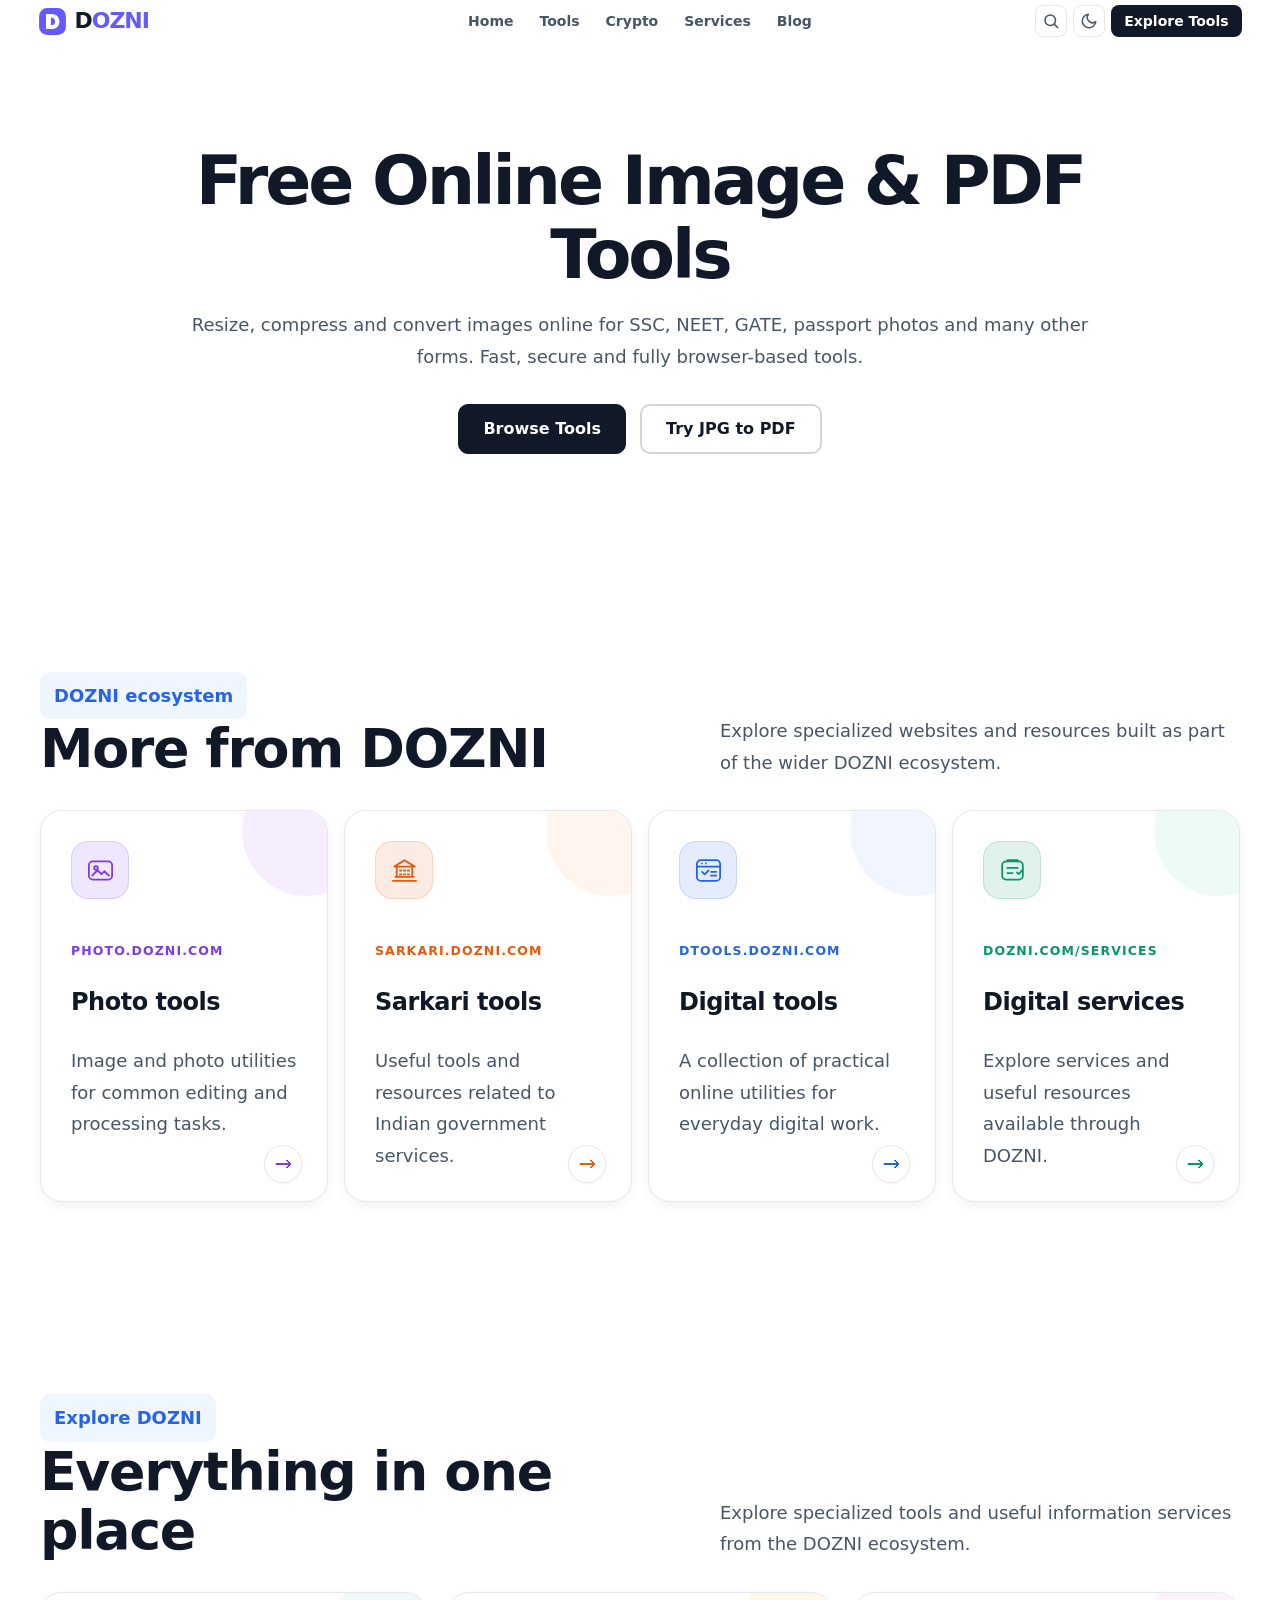
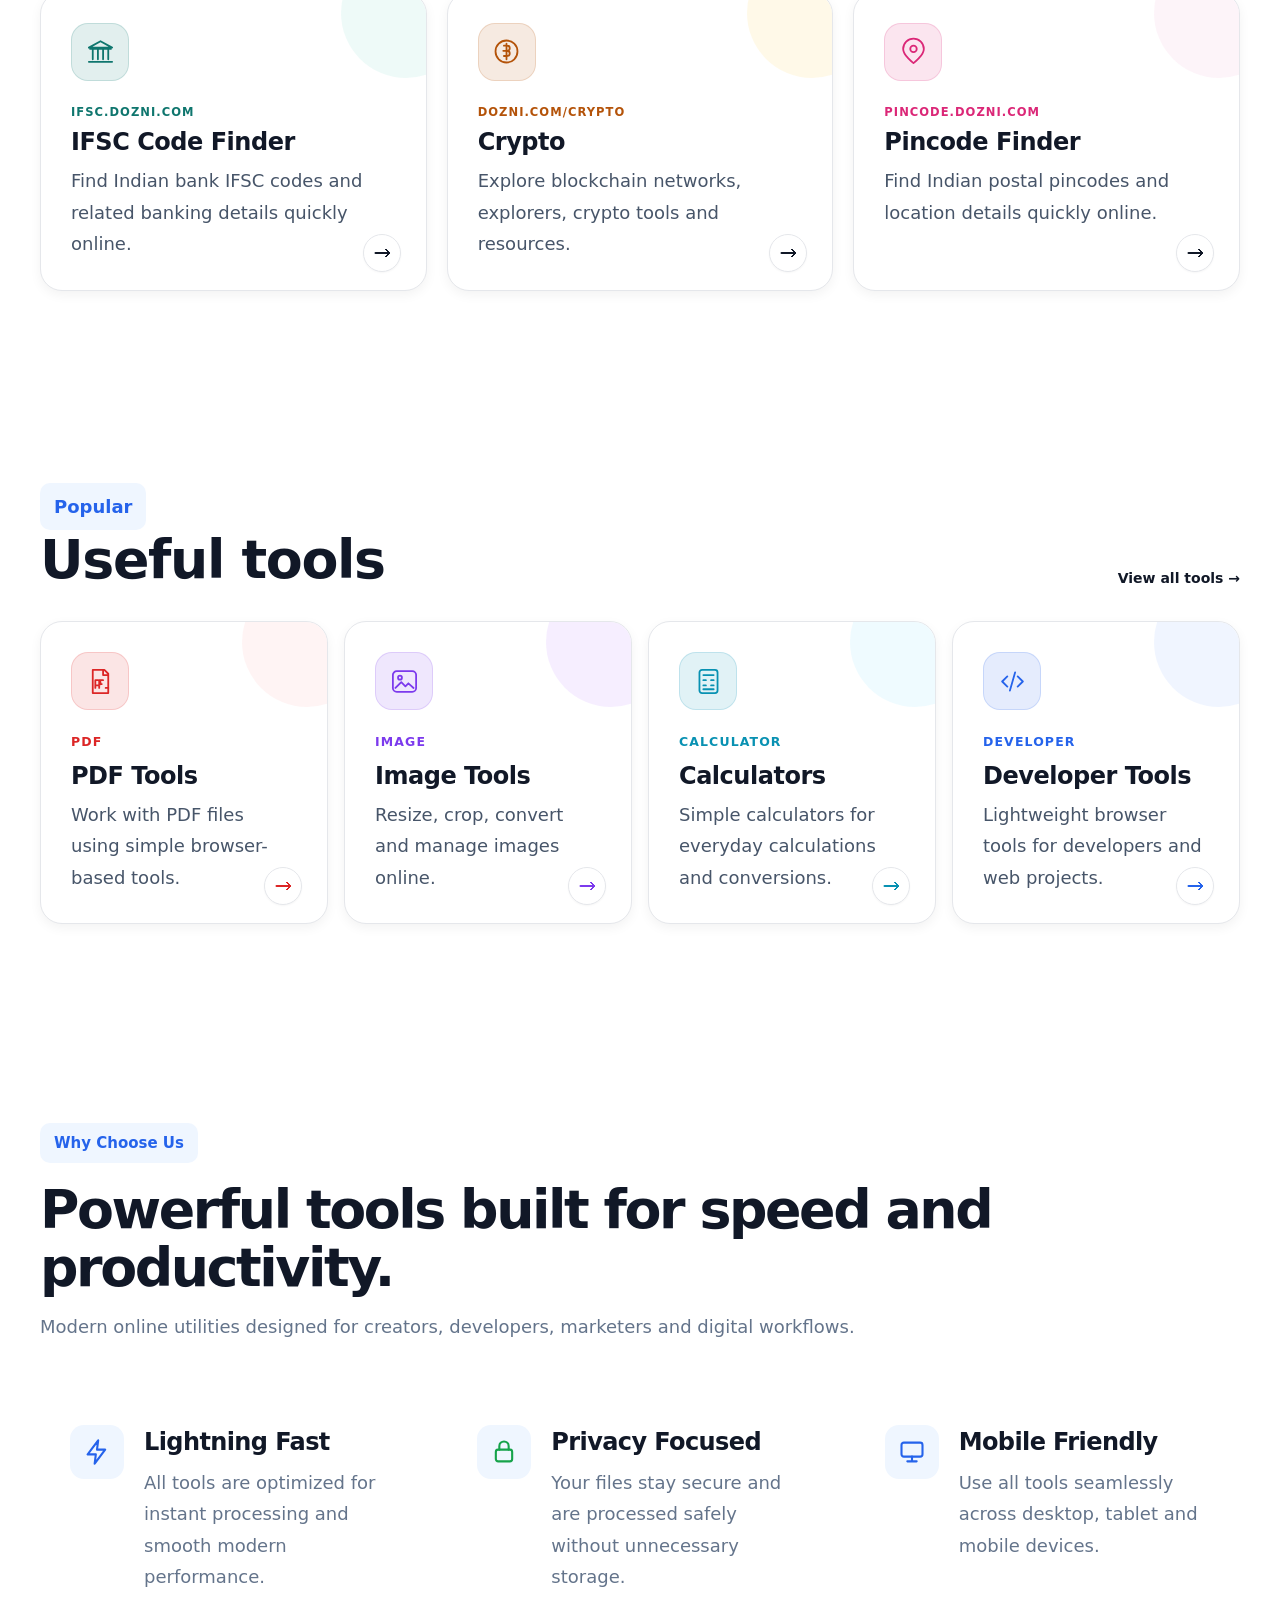
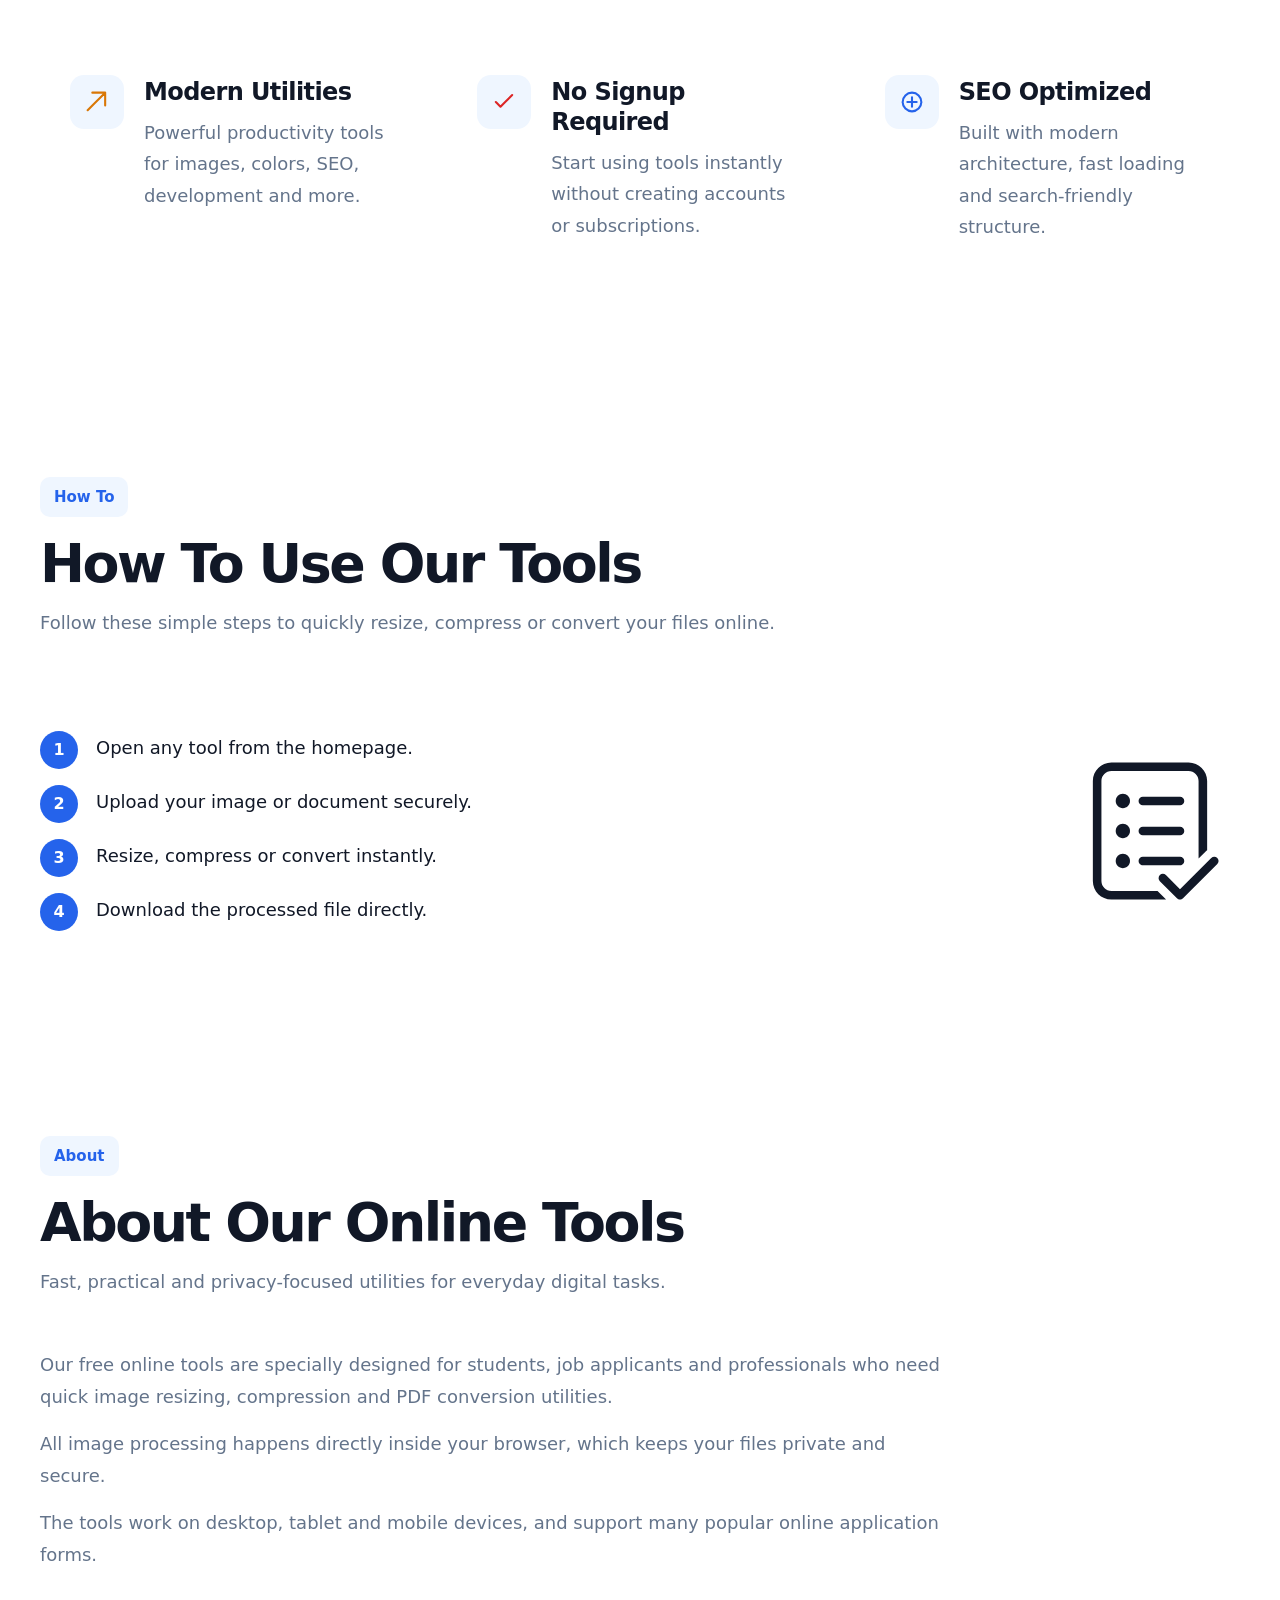
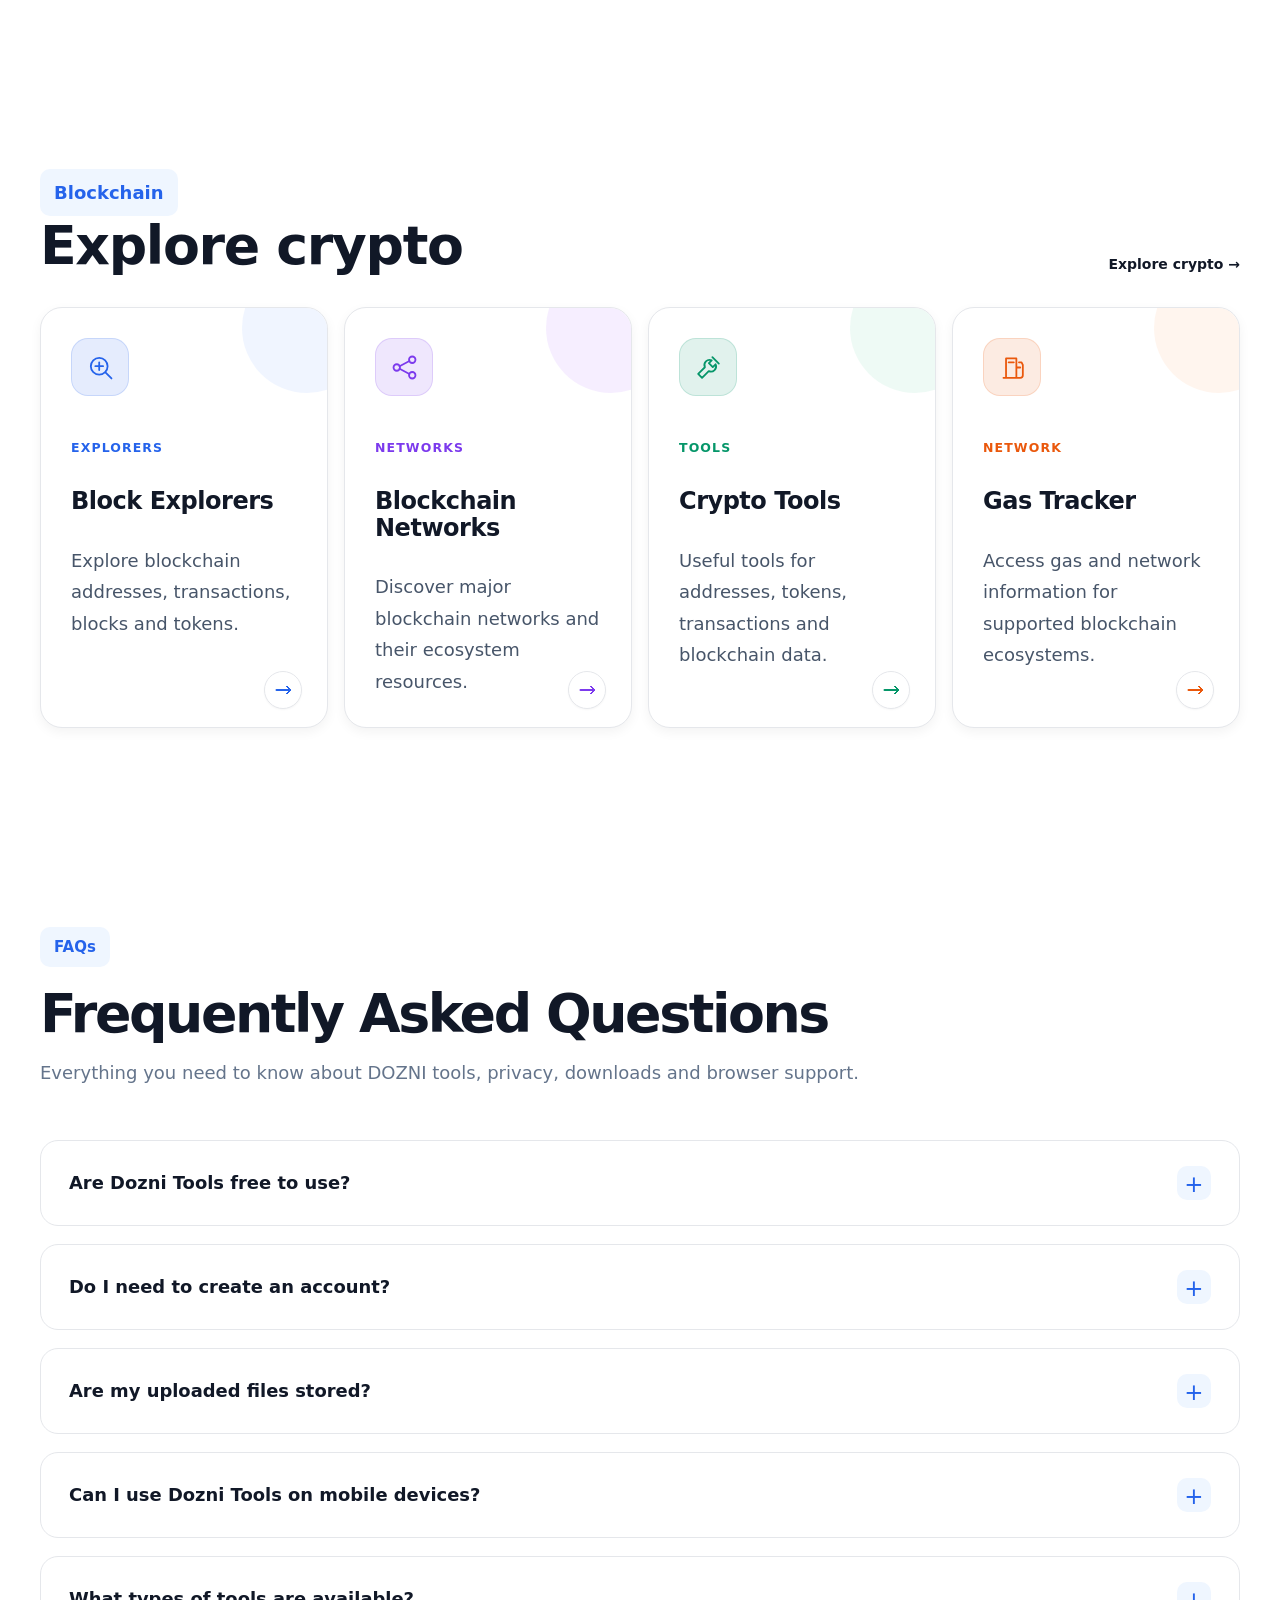
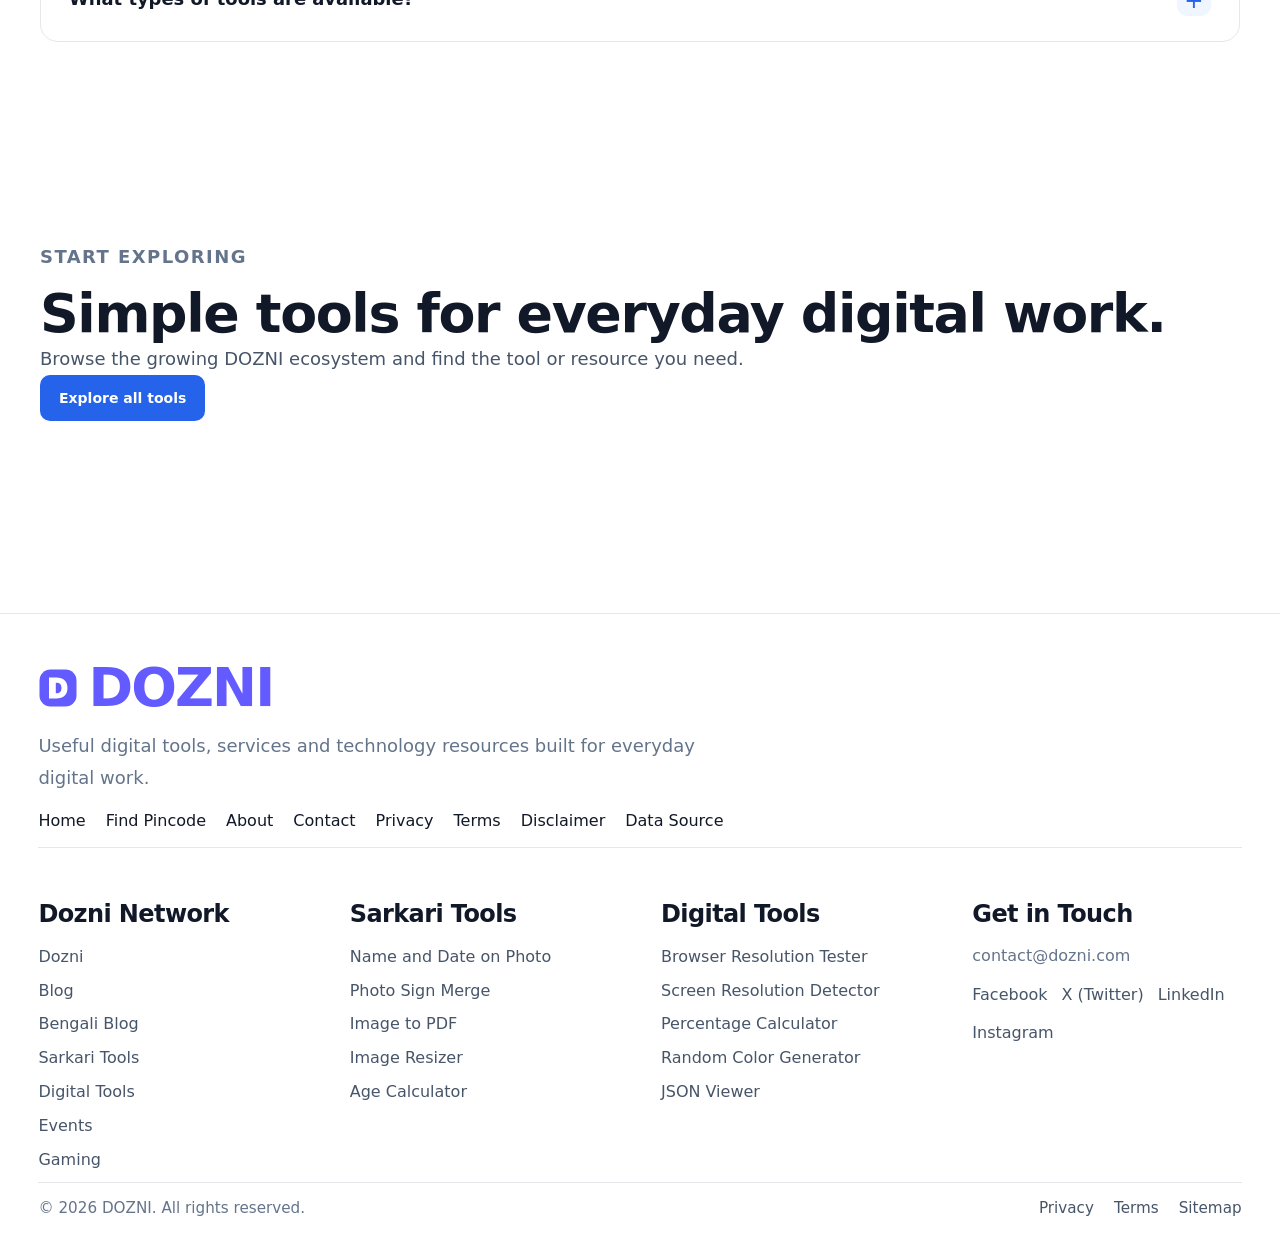
<file: index.html>
<!DOCTYPE html>
<html lang="en">
<head>
  <meta charset="UTF-8">
  <meta name="viewport" content="width=device-width, initial-scale=1.0">
  <meta name="description" content="DOZNI provides useful online tools, crypto resources, digital services and technology solutions in one simple platform.">
  <meta name="robots" content="index, follow, max-image-preview:large">
  <meta name="author" content="DOZNI">
  <meta name="theme-color" content="#ffffff">
  <link rel="canonical" href="https://dozni.com/">
  <link rel="icon" href="/favicon.svg" type="image/svg+xml">
  <title>DOZNI — Online Tools, Crypto & Digital Services</title>
  <meta property="og:type" content="website">
  <meta property="og:title" content="DOZNI — Online Tools, Crypto & Digital Services">
  <meta property="og:description" content="Useful online tools, crypto resources, digital services and technology solutions from DOZNI.">
  <meta property="og:url" content="https://dozni.com/">
  <meta property="og:site_name" content="DOZNI">
  <meta name="twitter:card" content="summary">
  <meta name="twitter:title" content="DOZNI — Online Tools, Crypto & Digital Services">
  <meta name="twitter:description" content="Useful online tools, crypto resources, digital services and technology solutions from DOZNI.">
  <link rel="stylesheet" href="/assets/css/global.css">
  <link rel="stylesheet" href="/assets/css/components.css">
  <link rel="stylesheet" href="/assets/css/responsive.css">
  <style>
    .home-tools-hero{background:var(--color-bg);color:var(--color-text);padding:clamp(64px,8vw,104px) 0;text-align:center}.home-tools-hero .container{max-width:1180px}.home-tools-hero h1{margin:0 auto 18px;max-width:950px;color:var(--color-text);font-size:clamp(2.5rem,5vw,4.25rem);line-height:1.08;letter-spacing:-.045em}.home-tools-hero p{max-width:900px;margin:0 auto;color:var(--color-text-soft);font-size:clamp(1.05rem,1.7vw,1.25rem);line-height:1.7}.home-tools-actions{display:flex;justify-content:center;align-items:center;gap:14px;margin-top:32px;flex-wrap:wrap}.home-tools-actions .btn{min-height:50px;padding:12px 24px;font-size:1rem;border-radius:10px}.home-tools-actions .btn-primary{background:var(--color-text);color:var(--color-text-inverse);border-color:var(--color-text)}.home-tools-actions .btn-primary:hover{background:var(--color-primary-hover);color:var(--color-text-inverse);border-color:var(--color-primary-hover)}.home-tools-actions .btn-secondary{background:transparent;color:var(--color-text);border:2px solid var(--color-border-strong)}.home-tools-actions .btn-secondary:hover{background:var(--color-text);color:var(--color-text-inverse);border-color:var(--color-text)}
    .section-kicker{display:inline-flex;padding:8px 14px;border-radius:10px;background:var(--color-primary-soft);color:var(--color-primary);font-size:15px;font-weight:800;line-height:1.2}.ecosystem-section{padding-top:clamp(72px,9vw,120px)}
    .ecosystem-card,.modern-card{position:relative;display:flex;flex-direction:column;align-items:flex-start;min-height:250px;padding:30px;text-align:left;width:100%;overflow:hidden;border:1px solid var(--color-border);border-radius:22px;background:var(--color-surface);box-shadow:var(--shadow-sm);transition:transform .22s ease,box-shadow .22s ease,border-color .22s ease}.ecosystem-card::after,.modern-card::after{content:"";position:absolute;right:-45px;top:-45px;width:130px;height:130px;border-radius:50%;background:var(--card-soft);opacity:.72;pointer-events:none}.ecosystem-card:hover,.modern-card:hover{transform:translateY(-6px);box-shadow:var(--shadow-md);border-color:var(--card-border)}
    .card-svg-icon{position:relative;z-index:1;width:58px;height:58px;display:grid;place-items:center;margin-bottom:24px;border-radius:17px;background:color-mix(in srgb,var(--card-color) 12%,var(--color-surface));color:var(--card-color);border:1px solid color-mix(in srgb,var(--card-color) 16%,transparent)}.card-svg-icon svg{width:31px;height:31px;display:block}.card-svg-icon svg *{vector-effect:non-scaling-stroke}.card-domain{position:relative;z-index:1;display:block;margin:0 0 9px;color:var(--card-color);font-size:.78rem;font-weight:850;letter-spacing:.09em;text-transform:uppercase;line-height:1.3}.modern-card h3,.ecosystem-card h3{position:relative;z-index:1;margin:0 0 10px;font-size:1.45rem;letter-spacing:-.02em;text-align:left;color:var(--color-text)}.modern-card p,.ecosystem-card p{position:relative;z-index:1;margin:0;max-width:360px;font-size:1rem;line-height:1.7;text-align:left;color:var(--color-text-soft)}
    .card-arrow{position:absolute;z-index:2;right:25px;bottom:24px;width:38px;height:38px;display:grid;place-items:center;border-radius:50%;background:var(--color-surface);color:var(--card-color);font-size:1.15rem;font-weight:800;line-height:1;box-shadow:var(--shadow-xs);border:1px solid var(--color-border);transition:transform .22s ease,background .22s ease,color .22s ease,border-color .22s ease}.modern-card:hover .card-arrow,.ecosystem-card:hover .card-arrow{transform:translateX(4px);background:var(--card-color);color:#fff;border-color:var(--card-color)}
    .ecosystem-photo{--card-color:#7c3aed;--card-soft:#f3e8ff;--card-border:#ddd6fe}.ecosystem-sarkari{--card-color:#ea580c;--card-soft:#fff1e8;--card-border:#fed7aa}.ecosystem-dtools{--card-color:#2563eb;--card-soft:#eaf2ff;--card-border:#bfdbfe}.ecosystem-services{--card-color:#059669;--card-soft:#e8f8f1;--card-border:#a7f3d0}
    .modern-ifsc{--card-color:#0f766e;--card-soft:#e8f8f5;--card-border:#99f6e4}.modern-crypto{--card-color:#b45309;--card-soft:#fff7df;--card-border:#fde68a}.modern-pin{--card-color:#db2777;--card-soft:#fdf0f7;--card-border:#f9a8d4}.modern-pdf{--card-color:#dc2626;--card-soft:#fff0f0;--card-border:#fecaca}.modern-image{--card-color:#7c3aed;--card-soft:#f3e8ff;--card-border:#ddd6fe}.modern-calc{--card-color:#0891b2;--card-soft:#e9faff;--card-border:#a5f3fc}.modern-dev{--card-color:#2563eb;--card-soft:#eaf2ff;--card-border:#bfdbfe}.modern-explorer{--card-color:#2563eb;--card-soft:#eaf2ff;--card-border:#bfdbfe}.modern-network{--card-color:#7c3aed;--card-soft:#f3e8ff;--card-border:#ddd6fe}.modern-ctools{--card-color:#059669;--card-soft:#e8f8f1;--card-border:#a7f3d0}.modern-gas{--card-color:#ea580c;--card-soft:#fff1e8;--card-border:#fed7aa}
    .modern-card.feature-card,.modern-card.tool-card,.modern-card.category-card{box-sizing:border-box}.modern-card.feature-card .card-svg-icon,.modern-card.tool-card .card-svg-icon{flex:0 0 auto}.modern-card.feature-card .card-domain{font-size:.72rem}.modern-card.tool-card .card-domain,.modern-card.category-card .card-domain{margin-bottom:12px}
    [data-theme="dark"] .ecosystem-photo,[data-theme="dark"] .modern-image{--card-soft:rgba(124,58,237,.16);--card-border:rgba(167,139,250,.38)}
    [data-theme="dark"] .ecosystem-sarkari,[data-theme="dark"] .modern-gas{--card-soft:rgba(234,88,12,.15);--card-border:rgba(251,146,60,.38)}
    [data-theme="dark"] .ecosystem-dtools,[data-theme="dark"] .modern-dev,[data-theme="dark"] .modern-explorer{--card-soft:rgba(37,99,235,.16);--card-border:rgba(96,165,250,.4)}
    [data-theme="dark"] .ecosystem-services,[data-theme="dark"] .modern-ctools{--card-soft:rgba(5,150,105,.15);--card-border:rgba(52,211,153,.38)}
    [data-theme="dark"] .modern-ifsc{--card-soft:rgba(15,118,110,.16);--card-border:rgba(45,212,191,.38)}
    [data-theme="dark"] .modern-crypto{--card-soft:rgba(180,83,9,.16);--card-border:rgba(251,191,36,.38)}
    [data-theme="dark"] .modern-pin{--card-soft:rgba(219,39,119,.15);--card-border:rgba(244,114,182,.38)}
    [data-theme="dark"] .modern-pdf{--card-soft:rgba(220,38,38,.15);--card-border:rgba(248,113,113,.38)}
    [data-theme="dark"] .modern-calc{--card-soft:rgba(8,145,178,.15);--card-border:rgba(34,211,238,.38)}
    [data-theme="dark"] .modern-network{--card-soft:rgba(124,58,237,.16);--card-border:rgba(167,139,250,.38)}
    @media (prefers-color-scheme:dark){:root:not([data-theme="light"]) .ecosystem-photo,:root:not([data-theme="light"]) .modern-image{--card-soft:rgba(124,58,237,.16);--card-border:rgba(167,139,250,.38)}:root:not([data-theme="light"]) .ecosystem-sarkari,:root:not([data-theme="light"]) .modern-gas{--card-soft:rgba(234,88,12,.15);--card-border:rgba(251,146,60,.38)}:root:not([data-theme="light"]) .ecosystem-dtools,:root:not([data-theme="light"]) .modern-dev,:root:not([data-theme="light"]) .modern-explorer{--card-soft:rgba(37,99,235,.16);--card-border:rgba(96,165,250,.4)}:root:not([data-theme="light"]) .ecosystem-services,:root:not([data-theme="light"]) .modern-ctools{--card-soft:rgba(5,150,105,.15);--card-border:rgba(52,211,153,.38)}:root:not([data-theme="light"]) .modern-ifsc{--card-soft:rgba(15,118,110,.16);--card-border:rgba(45,212,191,.38)}:root:not([data-theme="light"]) .modern-crypto{--card-soft:rgba(180,83,9,.16);--card-border:rgba(251,191,36,.38)}:root:not([data-theme="light"]) .modern-pin{--card-soft:rgba(219,39,119,.15);--card-border:rgba(244,114,182,.38)}:root:not([data-theme="light"]) .modern-pdf{--card-soft:rgba(220,38,38,.15);--card-border:rgba(248,113,113,.38)}:root:not([data-theme="light"]) .modern-calc{--card-soft:rgba(8,145,178,.15);--card-border:rgba(34,211,238,.38)}:root:not([data-theme="light"]) .modern-network{--card-soft:rgba(124,58,237,.16);--card-border:rgba(167,139,250,.38)}}
    @media(max-width:600px){.home-tools-hero{padding:56px 0 64px}.home-tools-hero h1{font-size:clamp(2.15rem,10vw,3rem)}.home-tools-hero p{font-size:1rem}.home-tools-actions{margin-top:26px;gap:10px}.home-tools-actions .btn{width:100%;max-width:300px}.ecosystem-section{padding-top:72px}.ecosystem-card,.modern-card{min-height:230px;padding:25px;border-radius:19px}.card-svg-icon{width:52px;height:52px;border-radius:15px;margin-bottom:21px}.card-svg-icon svg{width:28px;height:28px}.modern-card h3,.ecosystem-card h3{font-size:1.3rem}.card-arrow{right:20px;bottom:20px}}
  </style>
  <script type="application/ld+json">{"@context":"https://schema.org","@type":"WebSite","name":"DOZNI","url":"https://dozni.com/","description":"Useful online tools, crypto resources, digital services and technology solutions."}</script>
  <script type="application/ld+json">{"@context":"https://schema.org","@type":"FAQPage","mainEntity":[{"@type":"Question","name":"Are DOZNI tools free to use?","acceptedAnswer":{"@type":"Answer","text":"Many DOZNI tools are designed to be available directly in your browser without requiring a paid subscription."}},{"@type":"Question","name":"Do I need to create an account?","acceptedAnswer":{"@type":"Answer","text":"No. DOZNI tools are designed to let you start working immediately without unnecessary signup requirements."}},{"@type":"Question","name":"Can I use DOZNI tools on mobile?","acceptedAnswer":{"@type":"Answer","text":"Yes. DOZNI is designed to work across modern desktop, tablet and mobile browsers."}}]}</script>
</head>
<body>
<a class="skip-link" href="#main-content">Skip to content</a><div data-component="/components/header.html"></div>
<main id="main-content">
<section class="home-tools-hero" aria-labelledby="home-tools-title"><div class="container"><h1 id="home-tools-title">Free Online Image &amp; PDF Tools</h1><p>Resize, compress and convert images online for SSC, NEET, GATE, passport photos and many other forms. Fast, secure and fully browser-based tools.</p><div class="home-tools-actions"><a class="btn btn-primary" href="https://photo.dozni.com/">Browse Tools</a><a class="btn btn-secondary" href="https://photo.dozni.com/tools/jpg-to-pdf/">Try JPG to PDF</a></div></div></section>
<section class="section ecosystem-section"><div class="container"><div class="section-header"><div><p class="section-kicker">DOZNI ecosystem</p><h2>More from DOZNI</h2></div><p class="section-description">Explore specialized websites and resources built as part of the wider DOZNI ecosystem.</p></div><div class="category-grid">
<a class="category-card ecosystem-card ecosystem-photo" href="https://photo.dozni.com/"><span class="card-svg-icon" aria-hidden="true"><svg viewBox="0 0 24 24" fill="none" stroke="currentColor" stroke-width="1.8" stroke-linecap="round" stroke-linejoin="round"><rect x="3" y="5" width="18" height="14" rx="3"/><circle cx="8.5" cy="10" r="1.4"/><path d="m5.5 16 4.2-4.2 3 3 2.2-2.2 3.6 3.4"/></svg></span><span class="card-domain">PHOTO.DOZNI.COM</span><h3>Photo tools</h3><p>Image and photo utilities for common editing and processing tasks.</p><span class="card-arrow" aria-hidden="true">→</span></a>
<a class="category-card ecosystem-card ecosystem-sarkari" href="https://sarkari.dozni.com/"><span class="card-svg-icon" aria-hidden="true"><svg viewBox="0 0 24 24" fill="none" stroke="currentColor" stroke-width="1.8" stroke-linecap="round" stroke-linejoin="round"><path d="M3 20h18M5 17h14M6 17V9h12v8M4 9h16L12 4 4 9Z"/><path d="M8.5 12h1M11.5 12h1M14.5 12h1M8.5 15h1M11.5 15h1M14.5 15h1"/></svg></span><span class="card-domain">SARKARI.DOZNI.COM</span><h3>Sarkari tools</h3><p>Useful tools and resources related to Indian government services.</p><span class="card-arrow" aria-hidden="true">→</span></a>
<a class="category-card ecosystem-card ecosystem-dtools" href="https://dtools.dozni.com/"><span class="card-svg-icon" aria-hidden="true"><svg viewBox="0 0 24 24" fill="none" stroke="currentColor" stroke-width="1.8" stroke-linecap="round" stroke-linejoin="round"><rect x="3" y="4" width="18" height="16" rx="3"/><path d="M3 9h18"/><circle cx="7" cy="6.5" r=".7" fill="currentColor" stroke="none"/><circle cx="10" cy="6.5" r=".7" fill="currentColor" stroke="none"/><path d="m7 13 2 2 3-3M14 13h4M14 16h4"/></svg></span><span class="card-domain">DTOOLS.DOZNI.COM</span><h3>Digital tools</h3><p>A collection of practical online utilities for everyday digital work.</p><span class="card-arrow" aria-hidden="true">→</span></a>
<a class="category-card ecosystem-card ecosystem-services" href="/services/"><span class="card-svg-icon" aria-hidden="true"><svg viewBox="0 0 24 24" fill="none" stroke="currentColor" stroke-width="1.8" stroke-linecap="round" stroke-linejoin="round"><rect x="4" y="5" width="16" height="14" rx="3"/><path d="M8 5V4h8v1M8 10h8M8 14h4"/><path d="m15.5 13.5 1.3 1.3 2.7-3"/></svg></span><span class="card-domain">DOZNI.COM/SERVICES</span><h3>Digital services</h3><p>Explore services and useful resources available through DOZNI.</p><span class="card-arrow" aria-hidden="true">→</span></a>
</div></div></section>
<section class="section"><div class="container"><div class="section-header"><div><p class="section-kicker">Explore DOZNI</p><h2>Everything in one place</h2></div><p class="section-description">Explore specialized tools and useful information services from the DOZNI ecosystem.</p></div><div class="feature-grid">
<a class="feature-card modern-card modern-ifsc" href="https://ifsc.dozni.com/"><span class="card-svg-icon" aria-hidden="true"><svg viewBox="0 0 24 24" fill="none" stroke="currentColor" stroke-width="1.8" stroke-linecap="round" stroke-linejoin="round"><path d="M4 10h16M6 10v8M10 10v8M14 10v8M18 10v8M3 20h18M12 4l9 5H3l9-5Z"/></svg></span><span class="card-domain">IFSC.DOZNI.COM</span><h3>IFSC Code Finder</h3><p>Find Indian bank IFSC codes and related banking details quickly online.</p><span class="card-arrow" aria-hidden="true">→</span></a>
<a class="feature-card modern-card modern-crypto" href="/crypto/"><span class="card-svg-icon" aria-hidden="true"><svg viewBox="0 0 24 24" fill="none" stroke="currentColor" stroke-width="1.8" stroke-linecap="round" stroke-linejoin="round"><circle cx="12" cy="12" r="8.5"/><path d="M10 7.5h2.5a2 2 0 0 1 0 4H9.5h3a2 2 0 0 1 0 4H10M12 6v12"/></svg></span><span class="card-domain">DOZNI.COM/CRYPTO</span><h3>Crypto</h3><p>Explore blockchain networks, explorers, crypto tools and resources.</p><span class="card-arrow" aria-hidden="true">→</span></a>
<a class="feature-card modern-card modern-pin" href="https://pincode.dozni.com/"><span class="card-svg-icon" aria-hidden="true"><svg viewBox="0 0 24 24" fill="none" stroke="currentColor" stroke-width="1.8" stroke-linecap="round" stroke-linejoin="round"><path d="M20 10c0 5-8 11-8 11S4 15 4 10a8 8 0 1 1 16 0Z"/><circle cx="12" cy="10" r="2.5"/></svg></span><span class="card-domain">PINCODE.DOZNI.COM</span><h3>Pincode Finder</h3><p>Find Indian postal pincodes and location details quickly online.</p><span class="card-arrow" aria-hidden="true">→</span></a>
</div></div></section>
<section class="section"><div class="container"><div class="section-header"><div><p class="section-kicker">Popular</p><h2>Useful tools</h2></div><a class="text-link" href="/tools/">View all tools →</a></div><div class="tool-grid">
<a class="tool-card modern-card modern-pdf" href="/tools/pdf/"><span class="card-svg-icon" aria-hidden="true"><svg viewBox="0 0 24 24" fill="none" stroke="currentColor" stroke-width="1.8" stroke-linecap="round" stroke-linejoin="round"><path d="M6 3h9l3 3v15H6z"/><path d="M14 3v4h4M8 15h2a2 2 0 0 0 0-4H8v6M14 11h-3v6M11 14h2M16 17h2"/></svg></span><span class="card-domain">PDF</span><h3>PDF Tools</h3><p>Work with PDF files using simple browser-based tools.</p><span class="card-arrow" aria-hidden="true">→</span></a>
<a class="tool-card modern-card modern-image" href="/tools/image/"><span class="card-svg-icon" aria-hidden="true"><svg viewBox="0 0 24 24" fill="none" stroke="currentColor" stroke-width="1.8" stroke-linecap="round" stroke-linejoin="round"><rect x="3" y="4" width="18" height="16" rx="3"/><circle cx="8.5" cy="9" r="1.5"/><path d="m5 17 4.5-4.5 3.2 3.2 2.3-2.3L19 17"/></svg></span><span class="card-domain">IMAGE</span><h3>Image Tools</h3><p>Resize, crop, convert and manage images online.</p><span class="card-arrow" aria-hidden="true">→</span></a>
<a class="tool-card modern-card modern-calc" href="/tools/calculator/"><span class="card-svg-icon" aria-hidden="true"><svg viewBox="0 0 24 24" fill="none" stroke="currentColor" stroke-width="1.8" stroke-linecap="round" stroke-linejoin="round"><rect x="5" y="3" width="14" height="18" rx="2"/><path d="M8 7h8M8 11h2M14 11h2M8 15h2M14 15h2M8 18h8"/></svg></span><span class="card-domain">CALCULATOR</span><h3>Calculators</h3><p>Simple calculators for everyday calculations and conversions.</p><span class="card-arrow" aria-hidden="true">→</span></a>
<a class="tool-card modern-card modern-dev" href="/tools/developer/"><span class="card-svg-icon" aria-hidden="true"><svg viewBox="0 0 24 24" fill="none" stroke="currentColor" stroke-width="1.8" stroke-linecap="round" stroke-linejoin="round"><path d="m8 8-4 4 4 4M16 8l4 4-4 4M14 5l-4 14"/></svg></span><span class="card-domain">DEVELOPER</span><h3>Developer Tools</h3><p>Lightweight browser tools for developers and web projects.</p><span class="card-arrow" aria-hidden="true">→</span></a>
</div></div></section>
<div data-component="/components/features.html"></div>
<section class="section"><div class="container"><div class="section-header"><div><p class="section-kicker">Blockchain</p><h2>Explore crypto</h2></div><a class="text-link" href="/crypto/">Explore crypto →</a></div><div class="category-grid">
<a class="category-card modern-card modern-explorer" href="/crypto/explorers/"><span class="card-svg-icon" aria-hidden="true"><svg viewBox="0 0 24 24" fill="none" stroke="currentColor" stroke-width="1.8" stroke-linecap="round" stroke-linejoin="round"><circle cx="11" cy="11" r="6.5"/><path d="m16 16 4.5 4.5M11 8v6M8 11h6"/></svg></span><span class="card-domain">EXPLORERS</span><h3>Block Explorers</h3><p>Explore blockchain addresses, transactions, blocks and tokens.</p><span class="card-arrow" aria-hidden="true">→</span></a>
<a class="category-card modern-card modern-network" href="/crypto/networks/"><span class="card-svg-icon" aria-hidden="true"><svg viewBox="0 0 24 24" fill="none" stroke="currentColor" stroke-width="1.8" stroke-linecap="round" stroke-linejoin="round"><circle cx="6" cy="12" r="2.5"/><circle cx="18" cy="6" r="2.5"/><circle cx="18" cy="18" r="2.5"/><path d="m8.2 11 7.6-4M8.2 13l7.6 4"/></svg></span><span class="card-domain">NETWORKS</span><h3>Blockchain Networks</h3><p>Discover major blockchain networks and their ecosystem resources.</p><span class="card-arrow" aria-hidden="true">→</span></a>
<a class="category-card modern-card modern-ctools" href="/crypto/tools/"><span class="card-svg-icon" aria-hidden="true"><svg viewBox="0 0 24 24" fill="none" stroke="currentColor" stroke-width="1.8" stroke-linecap="round" stroke-linejoin="round"><path d="M14.5 6.5a4 4 0 0 0-5.3 5.3L4 17l3 3 5.2-5.2a4 4 0 0 0 5.3-5.3l-2.2 2.2-3-3z"/><path d="m15 4 5 5"/></svg></span><span class="card-domain">TOOLS</span><h3>Crypto Tools</h3><p>Useful tools for addresses, tokens, transactions and blockchain data.</p><span class="card-arrow" aria-hidden="true">→</span></a>
<a class="category-card modern-card modern-gas" href="/crypto/gas/"><span class="card-svg-icon" aria-hidden="true"><svg viewBox="0 0 24 24" fill="none" stroke="currentColor" stroke-width="1.8" stroke-linecap="round" stroke-linejoin="round"><path d="M7 20V5h8v15M5 20h12M9 8h4M17 8h2l1 2v8a2 2 0 0 1-2 2h-1M15 12h3"/></svg></span><span class="card-domain">NETWORK</span><h3>Gas Tracker</h3><p>Access gas and network information for supported blockchain ecosystems.</p><span class="card-arrow" aria-hidden="true">→</span></a>
</div></div></section>
<div data-component="/components/faq.html"></div>
<section class="section"><div class="container"><div class="cta-card"><p class="eyebrow">Start exploring</p><h2>Simple tools for everyday digital work.</h2><p>Browse the growing DOZNI ecosystem and find the tool or resource you need.</p><a class="btn btn-primary" href="/tools/">Explore all tools</a></div></div></section>
</main>
<div data-component="/components/footer.html"></div>
<script src="/assets/js/theme.js"></script><script src="/assets/js/navigation.js"></script><script src="/assets/js/components.js"></script><script src="/assets/js/main.js"></script><script src="/assets/js/site-search.js"></script>
</body>
</html>
</file>
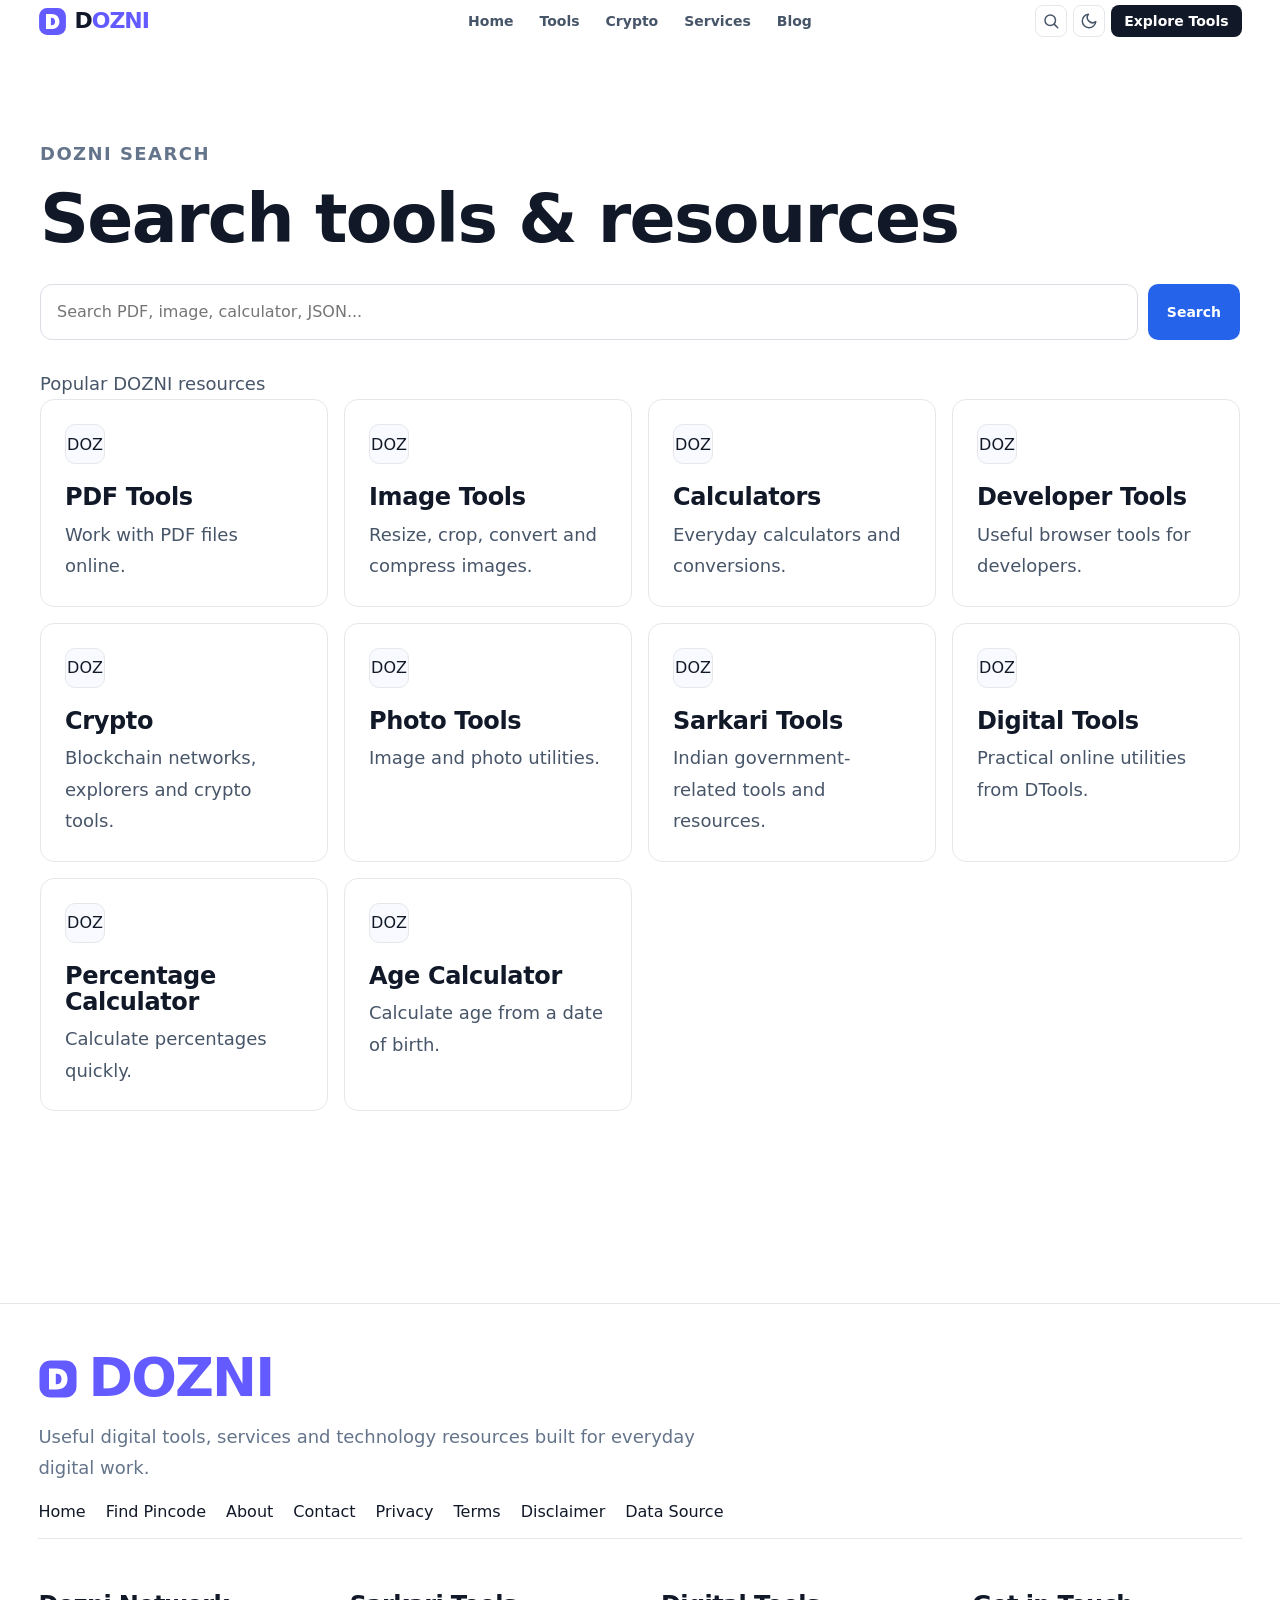
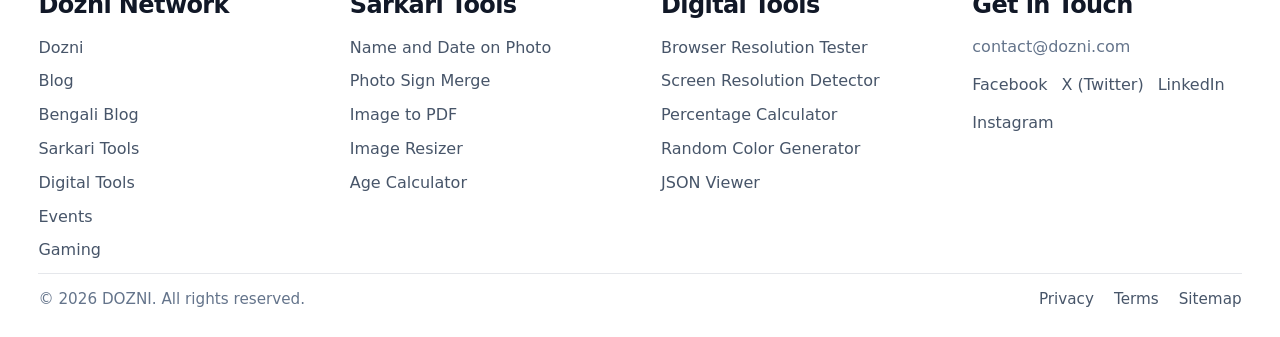
<file: search/index.html>
<!doctype html><html lang="en"><head><meta charset="utf-8"><meta name="viewport" content="width=device-width,initial-scale=1"><meta name="description" content="Search DOZNI tools and digital resources."><link rel="canonical" href="https://dozni.com/search/"><link rel="stylesheet" href="/assets/css/global.css"><link rel="stylesheet" href="/assets/css/components.css"><link rel="stylesheet" href="/assets/css/responsive.css"><title>Search — DOZNI</title></head><body><div data-component="/components/header.html"></div><main class="section"><div class="container content-narrow"><p class="eyebrow">DOZNI Search</p><h1>Search tools & resources</h1><form id="search-page-form" style="display:flex;gap:10px;margin:28px 0"><input id="search-page-input" type="search" placeholder="Search PDF, image, calculator, JSON..." style="flex:1;padding:14px 16px;border:1px solid #dddde6;border-radius:12px;font:inherit"><button class="btn btn-primary" type="submit">Search</button></form><p id="search-count" class="section-description"></p><div id="search-results" class="tool-grid"></div></div></main><div data-component="/components/footer.html"></div><script src="/assets/js/theme.js"></script><script src="/assets/js/navigation.js"></script><script src="/assets/js/components.js"></script><script src="/assets/js/main.js"></script><script src="/assets/js/site-search.js"></script><script>const items=[['PDF Tools','Work with PDF files online.','/tools/pdf/'],['Image Tools','Resize, crop, convert and compress images.','/tools/image/'],['Calculators','Everyday calculators and conversions.','/tools/calculator/'],['Developer Tools','Useful browser tools for developers.','/tools/developer/'],['Crypto','Blockchain networks, explorers and crypto tools.','/crypto/'],['Photo Tools','Image and photo utilities.','https://photo.dozni.com/'],['Sarkari Tools','Indian government-related tools and resources.','https://sarkari.dozni.com/'],['Digital Tools','Practical online utilities from DTools.','https://dtools.dozni.com/'],['Percentage Calculator','Calculate percentages quickly.','/tools/calculator/percentage/'],['Age Calculator','Calculate age from a date of birth.','/tools/calculator/age/']];const input=document.getElementById('search-page-input'),results=document.getElementById('search-results'),count=document.getElementById('search-count'),form=document.getElementById('search-page-form');function render(q){q=(q||'').trim().toLowerCase();const found=items.filter(x=>(x[0]+' '+x[1]).toLowerCase().includes(q));count.textContent=q?(found.length+' result'+(found.length===1?'':'s')+' for “'+q+'”'):'Popular DOZNI resources';results.innerHTML=found.map(x=>'<a class="tool-card" href="'+x[2]+'"><div class="tool-card-icon">DOZ</div><div class="tool-card-content"><h3>'+x[0]+'</h3><p>'+x[1]+'</p></div></a>').join('')||'<p>No matching resources found.</p>'}form.addEventListener('submit',e=>{e.preventDefault();render(input.value);history.replaceState(null,'','?q='+encodeURIComponent(input.value))});const q=new URLSearchParams(location.search).get('q')||'';input.value=q;render(q);</script></body></html>
</file>
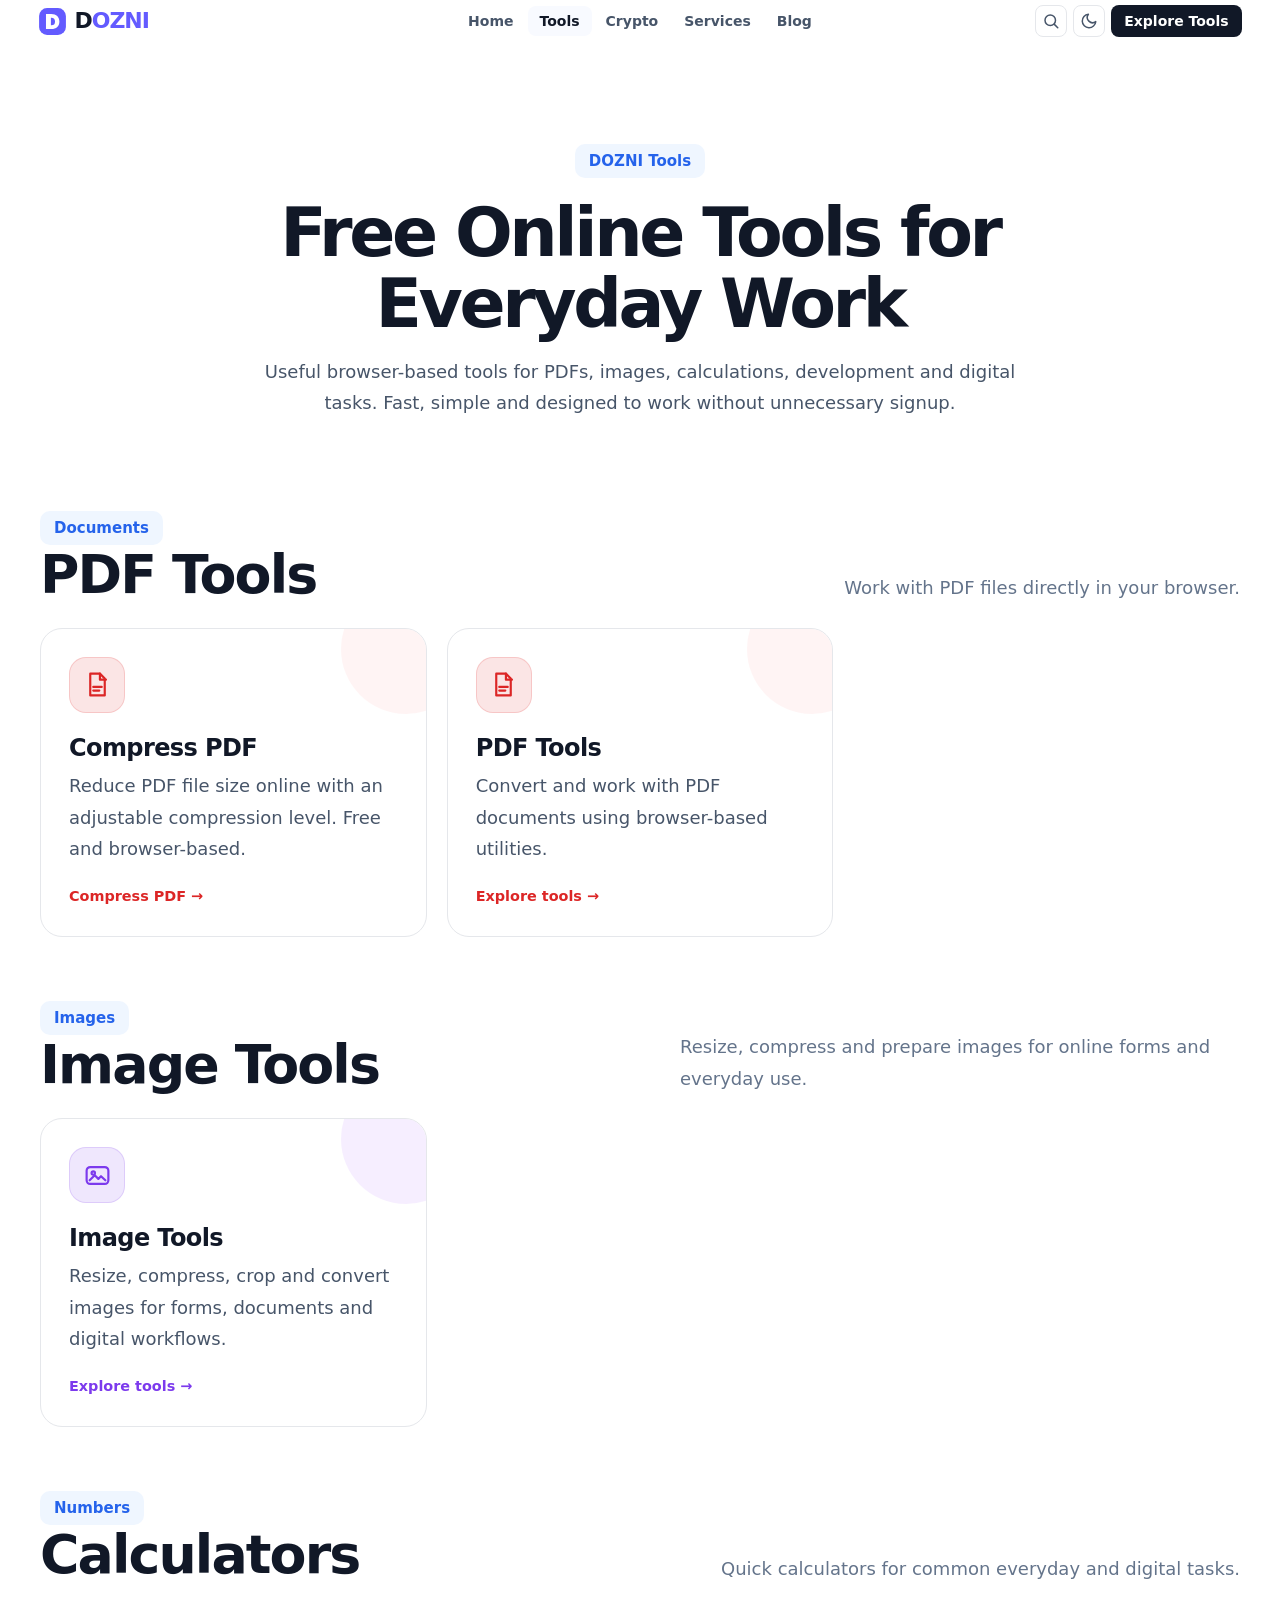
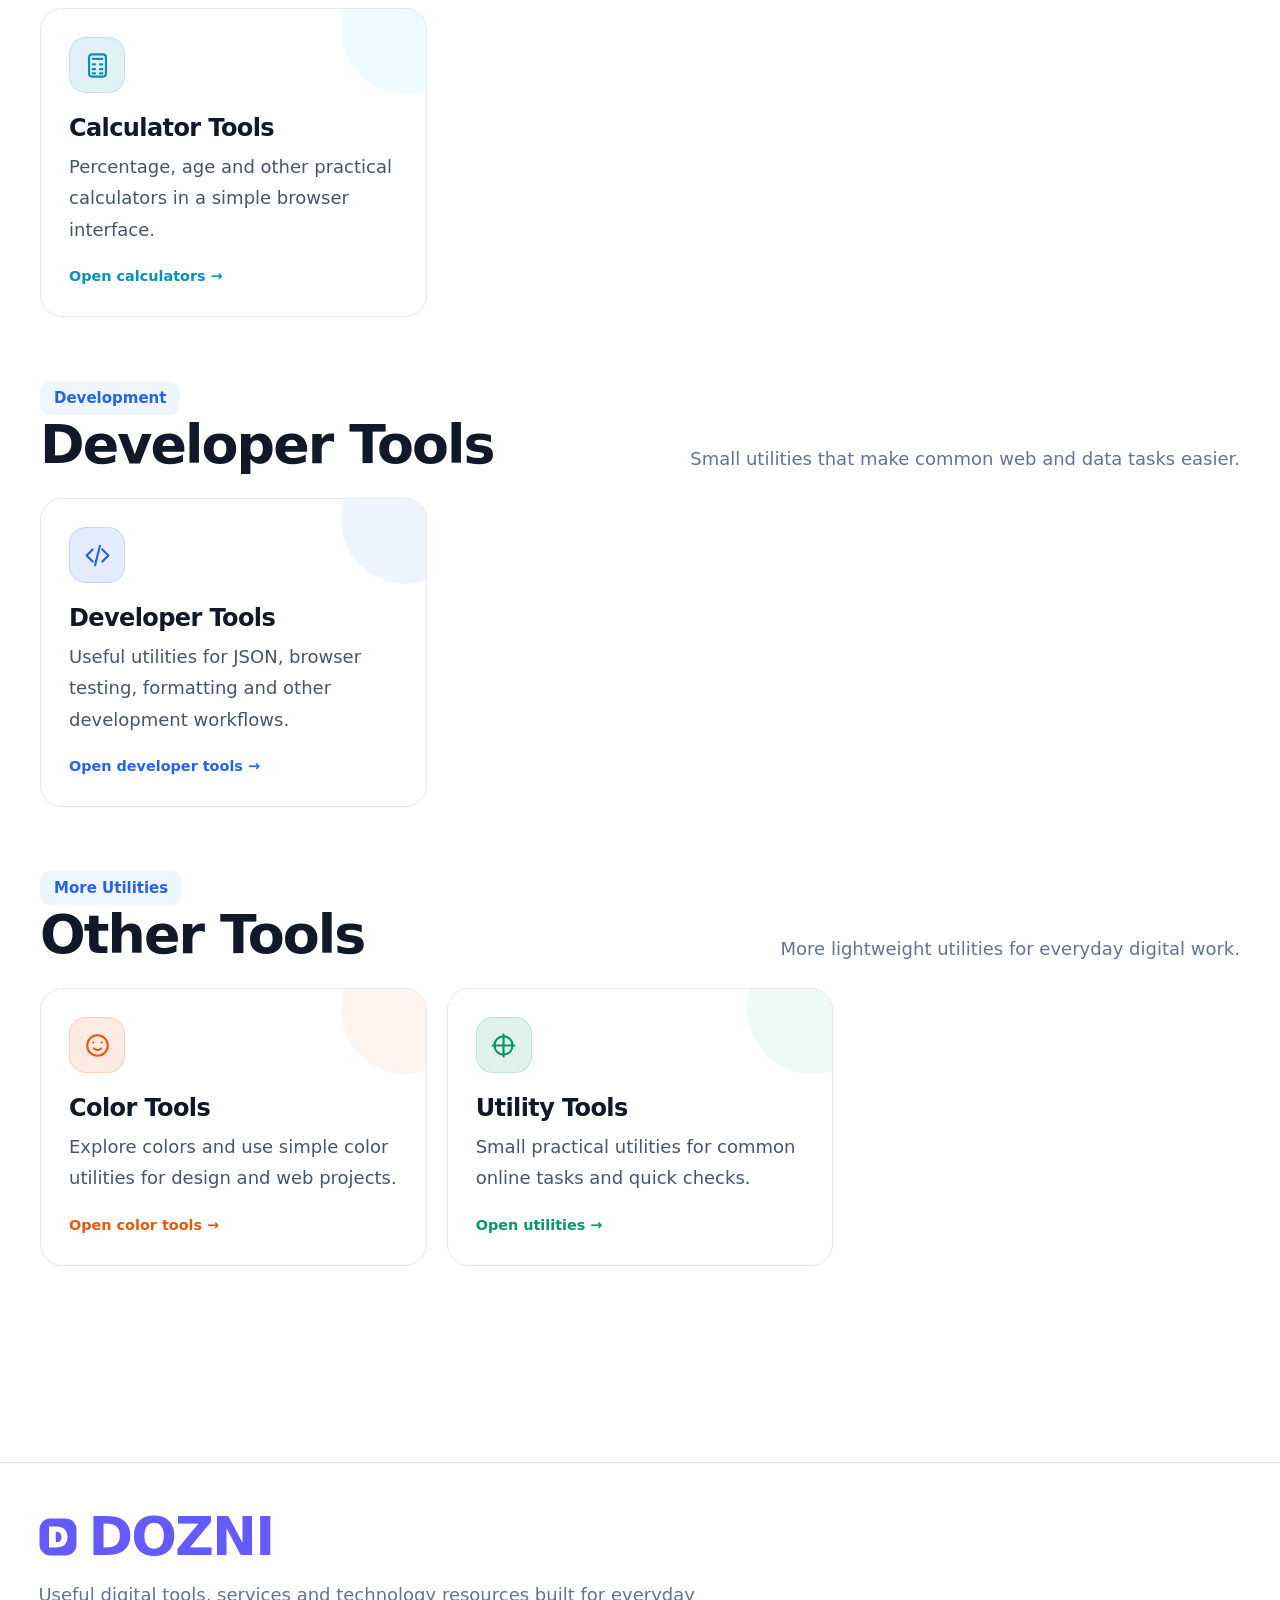
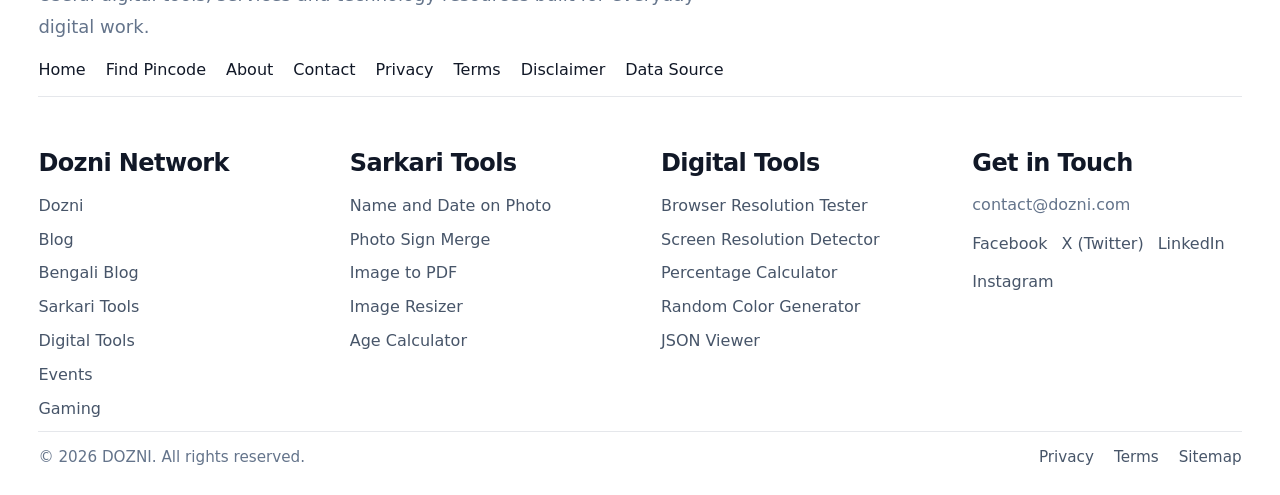
<file: tools/index.html>
<!DOCTYPE html>
<html lang="en">
<head>
  <meta charset="UTF-8">
  <meta name="viewport" content="width=device-width, initial-scale=1.0">
  <meta name="description" content="Explore free online tools from DOZNI for PDF, images, calculators, developer utilities and more.">
  <meta name="robots" content="index, follow, max-image-preview:large">
  <meta name="author" content="DOZNI">
  <meta name="theme-color" content="#ffffff">
  <link rel="canonical" href="https://dozni.com/tools/">
  <link rel="icon" href="/favicon.svg" type="image/svg+xml">
  <link rel="stylesheet" href="/assets/css/global.css">
  <link rel="stylesheet" href="/assets/css/components.css">
  <link rel="stylesheet" href="/assets/css/responsive.css">
  <title>Online Tools — DOZNI</title>
  <style>
    .tools-page-hero{padding:clamp(64px,8vw,104px) 0 72px;text-align:center;background:var(--color-bg);color:var(--color-text)}
    .tools-page-hero .container{max-width:1180px}
    .tools-kicker{display:inline-flex;padding:8px 14px;border-radius:10px;background:var(--color-primary-soft);color:var(--color-primary);font-size:15px;font-weight:800;line-height:1.2}
    .tools-page-hero h1{max-width:900px;margin:20px auto 16px;font-size:clamp(2.6rem,5.5vw,4.6rem);line-height:1.04;letter-spacing:-.05em}
    .tools-page-hero p{max-width:760px;margin:0 auto;color:var(--color-text-soft);font-size:clamp(1.05rem,1.8vw,1.2rem);line-height:1.75}
    .tools-grid-section{padding:20px 0 100px}
    .tools-category{margin-top:64px}.tools-category:first-child{margin-top:0}
    .tools-category-head{display:flex;align-items:end;justify-content:space-between;gap:24px;margin-bottom:24px}
    .tools-category-head h2{font-size:clamp(1.8rem,3vw,2.5rem);letter-spacing:-.035em}
    .tools-category-head p{max-width:560px;margin:0;color:var(--color-text-muted);line-height:1.65}
    .tools-cards{display:grid;grid-template-columns:repeat(3,minmax(0,1fr));gap:20px}
    .tool-home-card{position:relative;display:flex;flex-direction:column;min-height:220px;padding:28px;background:var(--color-surface);border:1px solid var(--color-border);border-radius:22px;overflow:hidden;transition:transform .22s ease,box-shadow .22s ease,border-color .22s ease}
    .tool-home-card::after{content:"";position:absolute;right:-45px;top:-45px;width:130px;height:130px;border-radius:50%;background:var(--tool-soft);opacity:.75;pointer-events:none}
    .tool-home-card:hover{transform:translateY(-5px);border-color:var(--tool-border);box-shadow:var(--shadow-md)}
    .tool-icon{position:relative;z-index:1;width:56px;height:56px;display:grid;place-items:center;margin-bottom:22px;border-radius:17px;background:color-mix(in srgb,var(--tool-color) 12%,var(--color-surface));color:var(--tool-color);border:1px solid color-mix(in srgb,var(--tool-color) 16%,transparent)}
    .tool-icon svg{width:29px;height:29px;display:block}
    .tool-home-card h3{position:relative;z-index:1;margin:0 0 9px;font-size:1.35rem;color:var(--color-text)}
    .tool-home-card p{position:relative;z-index:1;margin:0;max-width:360px;color:var(--color-text-soft);font-size:.98rem;line-height:1.65}
    .tool-link{position:relative;z-index:1;margin-top:auto;padding-top:20px;color:var(--tool-color);font-size:.9rem;font-weight:800}
    .tool-pdf{--tool-color:#dc2626;--tool-soft:#fff0f0;--tool-border:#fecaca}.tool-image{--tool-color:#7c3aed;--tool-soft:#f3e8ff;--tool-border:#ddd6fe}.tool-calc{--tool-color:#0891b2;--tool-soft:#e9faff;--tool-border:#a5f3fc}.tool-dev{--tool-color:#2563eb;--tool-soft:#eaf2ff;--tool-border:#bfdbfe}.tool-utility{--tool-color:#059669;--tool-soft:#e8f8f1;--tool-border:#a7f3d0}.tool-color{--tool-color:#ea580c;--tool-soft:#fff1e8;--tool-border:#fed7aa}
    [data-theme="dark"] .tool-pdf{--tool-soft:rgba(220,38,38,.15);--tool-border:rgba(248,113,113,.38)}[data-theme="dark"] .tool-image{--tool-soft:rgba(124,58,237,.16);--tool-border:rgba(167,139,250,.38)}[data-theme="dark"] .tool-calc{--tool-soft:rgba(8,145,178,.15);--tool-border:rgba(34,211,238,.38)}[data-theme="dark"] .tool-dev{--tool-soft:rgba(37,99,235,.16);--tool-border:rgba(96,165,250,.4)}[data-theme="dark"] .tool-utility{--tool-soft:rgba(5,150,105,.15);--tool-border:rgba(52,211,153,.38)}[data-theme="dark"] .tool-color{--tool-soft:rgba(234,88,12,.15);--tool-border:rgba(251,146,60,.38)}
    @media(max-width:800px){.tools-cards{grid-template-columns:repeat(2,minmax(0,1fr))}.tools-category-head{align-items:start;flex-direction:column}}
    @media(max-width:560px){.tools-page-hero{padding:54px 0 62px}.tools-page-hero h1{font-size:clamp(2.25rem,10vw,3.1rem)}.tools-grid-section{padding-bottom:72px}.tools-category{margin-top:50px}.tools-cards{grid-template-columns:1fr}.tool-home-card{min-height:205px;padding:25px;border-radius:19px}.tool-icon{width:52px;height:52px;border-radius:15px;margin-bottom:20px}.tool-icon svg{width:27px;height:27px}}
  </style>
</head>
<body>
<a class="skip-link" href="#main-content">Skip to content</a>
<div data-component="/components/header.html"></div>
<main id="main-content">
<section class="tools-page-hero" aria-labelledby="tools-title"><div class="container"><span class="tools-kicker">DOZNI Tools</span><h1 id="tools-title">Free Online Tools for Everyday Work</h1><p>Useful browser-based tools for PDFs, images, calculations, development and digital tasks. Fast, simple and designed to work without unnecessary signup.</p></div></section>
<section class="tools-grid-section" aria-label="DOZNI tool categories"><div class="container">
<div class="tools-category"><div class="tools-category-head"><div><span class="tools-kicker">Documents</span><h2>PDF Tools</h2></div><p>Work with PDF files directly in your browser.</p></div><div class="tools-cards"><a class="tool-home-card tool-pdf" href="/tools/compress-pdf/"><span class="tool-icon" aria-hidden="true"><svg viewBox="0 0 24 24" fill="none" stroke="currentColor" stroke-width="1.8" stroke-linecap="round" stroke-linejoin="round"><path d="M6 3h8l4 4v14H6z"/><path d="M14 3v5h5"/><path d="M8.5 14h7M8.5 17h5"/></svg></span><h3>Compress PDF</h3><p>Reduce PDF file size online with an adjustable compression level. Free and browser-based.</p><span class="tool-link">Compress PDF →</span></a><a class="tool-home-card tool-pdf" href="https://photo.dozni.com/"><span class="tool-icon" aria-hidden="true"><svg viewBox="0 0 24 24" fill="none" stroke="currentColor" stroke-width="1.8" stroke-linecap="round" stroke-linejoin="round"><path d="M6 3h8l4 4v14H6z"/><path d="M14 3v5h5"/><path d="M8.5 14h7M8.5 17h5"/></svg></span><h3>PDF Tools</h3><p>Convert and work with PDF documents using browser-based utilities.</p><span class="tool-link">Explore tools →</span></a></div></div>
<div class="tools-category"><div class="tools-category-head"><div><span class="tools-kicker">Images</span><h2>Image Tools</h2></div><p>Resize, compress and prepare images for online forms and everyday use.</p></div><div class="tools-cards"><a class="tool-home-card tool-image" href="https://photo.dozni.com/"><span class="tool-icon" aria-hidden="true"><svg viewBox="0 0 24 24" fill="none" stroke="currentColor" stroke-width="1.8" stroke-linecap="round" stroke-linejoin="round"><rect x="3" y="5" width="18" height="14" rx="3"/><circle cx="8.5" cy="10" r="1.4"/><path d="m5.5 16 4.2-4.2 3 3 2.2-2.2 3.6 3.4"/></svg></span><h3>Image Tools</h3><p>Resize, compress, crop and convert images for forms, documents and digital workflows.</p><span class="tool-link">Explore tools →</span></a></div></div>
<div class="tools-category"><div class="tools-category-head"><div><span class="tools-kicker">Numbers</span><h2>Calculators</h2></div><p>Quick calculators for common everyday and digital tasks.</p></div><div class="tools-cards"><a class="tool-home-card tool-calc" href="/tools/calculator/"><span class="tool-icon" aria-hidden="true"><svg viewBox="0 0 24 24" fill="none" stroke="currentColor" stroke-width="1.8" stroke-linecap="round" stroke-linejoin="round"><rect x="5" y="2.8" width="14" height="18.4" rx="2.5"/><path d="M8 6.5h8M8 11h2M14 11h2M8 15h2M14 15h2M8 18.5h2M14 18.5h2"/></svg></span><h3>Calculator Tools</h3><p>Percentage, age and other practical calculators in a simple browser interface.</p><span class="tool-link">Open calculators →</span></a></div></div>
<div class="tools-category"><div class="tools-category-head"><div><span class="tools-kicker">Development</span><h2>Developer Tools</h2></div><p>Small utilities that make common web and data tasks easier.</p></div><div class="tools-cards"><a class="tool-home-card tool-dev" href="/tools/developer/"><span class="tool-icon" aria-hidden="true"><svg viewBox="0 0 24 24" fill="none" stroke="currentColor" stroke-width="1.8" stroke-linecap="round" stroke-linejoin="round"><path d="m8 7-5 5 5 5M16 7l5 5-5 5M14 4l-4 16"/></svg></span><h3>Developer Tools</h3><p>Useful utilities for JSON, browser testing, formatting and other development workflows.</p><span class="tool-link">Open developer tools →</span></a></div></div>
<div class="tools-category"><div class="tools-category-head"><div><span class="tools-kicker">More Utilities</span><h2>Other Tools</h2></div><p>More lightweight utilities for everyday digital work.</p></div><div class="tools-cards"><a class="tool-home-card tool-color" href="/tools/color/"><span class="tool-icon" aria-hidden="true"><svg viewBox="0 0 24 24" fill="none" stroke="currentColor" stroke-width="1.8" stroke-linecap="round" stroke-linejoin="round"><circle cx="12" cy="12" r="8.5"/><path d="M8.5 9.5h.01M15.5 9.5h.01M9 14.5c1.8 1.5 4.2 1.5 6 0"/></svg></span><h3>Color Tools</h3><p>Explore colors and use simple color utilities for design and web projects.</p><span class="tool-link">Open color tools →</span></a><a class="tool-home-card tool-utility" href="/tools/utility/"><span class="tool-icon" aria-hidden="true"><svg viewBox="0 0 24 24" fill="none" stroke="currentColor" stroke-width="1.8" stroke-linecap="round" stroke-linejoin="round"><path d="M12 3v18M3 12h18"/><circle cx="12" cy="12" r="7.5"/></svg></span><h3>Utility Tools</h3><p>Small practical utilities for common online tasks and quick checks.</p><span class="tool-link">Open utilities →</span></a></div></div>
</div></section>
</main>
<div data-component="/components/footer.html"></div>
<script src="/assets/js/theme.js" defer></script><script src="/assets/js/navigation.js" defer></script><script src="/assets/js/components.js" defer></script><script src="/assets/js/main.js" defer></script><script src="/assets/js/site-search.js" defer></script>
</body>
</html>
</file>
<file: assets/css/global.css>
/* =========================================================
   DOZNI — Global Design System
   File: /assets/css/global.css
   ========================================================= */

/* -------------------------
   1. Design Tokens
   ------------------------- */

:root {
    color-scheme: light;

    --color-bg: #ffffff;
    --color-bg-soft: #f8faff;
    --color-bg-muted: #f1f5f9;

    --color-surface: #ffffff;
    --color-surface-hover: #f8faff;

    --color-text: #111827;
    --color-text-soft: #475569;
    --color-text-muted: #64748b;
    --color-text-inverse: #ffffff;

    --color-border: #e5e7eb;
    --color-border-strong: #d1d5db;

    --color-primary: #2563eb;
    --color-primary-hover: #1d4ed8;
    --color-primary-soft: #eff6ff;

    --color-focus: #3b82f6;

    --color-success: #16a34a;
    --color-warning: #d97706;
    --color-danger: #dc2626;
    --color-info: #2563eb;

    --shadow-xs: 0 1px 2px rgba(0, 0, 0, 0.04);
    --shadow-sm: 0 4px 12px rgba(0, 0, 0, 0.05);
    --shadow-md: 0 10px 30px rgba(0, 0, 0, 0.08);
    --shadow-lg: 0 20px 50px rgba(0, 0, 0, 0.12);

    --radius-xs: 6px;
    --radius-sm: 10px;
    --radius-md: 14px;
    --radius-lg: 20px;
    --radius-xl: 28px;
    --radius-pill: 999px;

    --container-width: 1180px;
    --container-wide: 1320px;

    --header-height: 68px;

    --space-1: 4px;
    --space-2: 8px;
    --space-3: 12px;
    --space-4: 16px;
    --space-5: 20px;
    --space-6: 24px;
    --space-7: 32px;
    --space-8: 40px;
    --space-9: 48px;
    --space-10: 64px;
    --space-11: 80px;
    --space-12: 96px;

    --font-sans:
        Inter,
        ui-sans-serif,
        system-ui,
        -apple-system,
        BlinkMacSystemFont,
        "Segoe UI",
        sans-serif;

    --font-mono:
        ui-monospace,
        SFMono-Regular,
        Menlo,
        Monaco,
        Consolas,
        "Liberation Mono",
        monospace;

    --text-xs: 0.75rem;
    --text-sm: 0.875rem;
    --text-base: 1rem;
    --text-lg: 1.125rem;
    --text-xl: 1.25rem;
    --text-2xl: 1.5rem;
    --text-3xl: 2rem;
    --text-4xl: 2.75rem;
    --text-5xl: 3.5rem;
    --text-6xl: 4.25rem;

    --line-tight: 1.1;
    --line-snug: 1.25;
    --line-normal: 1.6;
    --line-relaxed: 1.75;

    --transition-fast: 120ms ease;
    --transition-normal: 200ms ease;
    --transition-slow: 320ms ease;
}


/* -------------------------
   2. Dark Theme
   ------------------------- */

[data-theme="dark"] {
    color-scheme: dark;

    --color-bg: #0d0d0f;
    --color-bg-soft: #151518;
    --color-bg-muted: #1b1b1f;

    --color-surface: #151518;
    --color-surface-hover: #1b1b1f;

    --color-text: #f5f5f6;
    --color-text-soft: #c4c4ca;
    --color-text-muted: #92929b;
    --color-text-inverse: #111113;

    --color-border: #29292e;
    --color-border-strong: #39393f;

    --color-primary: #f5f5f6;
    --color-primary-hover: #ffffff;
    --color-primary-soft: #252529;

    --color-focus: #818cf8;

    --color-success: #4ade80;
    --color-warning: #fbbf24;
    --color-danger: #f87171;
    --color-info: #60a5fa;

    --shadow-xs: 0 1px 2px rgba(0, 0, 0, 0.2);
    --shadow-sm: 0 4px 12px rgba(0, 0, 0, 0.25);
    --shadow-md: 0 10px 30px rgba(0, 0, 0, 0.35);
    --shadow-lg: 0 20px 50px rgba(0, 0, 0, 0.45);
}


/* -------------------------
   3. System Dark Mode
   ------------------------- */

@media (prefers-color-scheme: dark) {
    :root:not([data-theme="light"]) {
        color-scheme: dark;

        --color-bg: #0d0d0f;
        --color-bg-soft: #151518;
        --color-bg-muted: #1b1b1f;

        --color-surface: #151518;
        --color-surface-hover: #1b1b1f;

        --color-text: #f5f5f6;
        --color-text-soft: #c4c4ca;
        --color-text-muted: #92929b;
        --color-text-inverse: #111113;

        --color-border: #29292e;
        --color-border-strong: #39393f;

        --color-primary: #f5f5f6;
        --color-primary-hover: #ffffff;
        --color-primary-soft: #252529;
    }
}


/* -------------------------
   4. Reset
   ------------------------- */

*,
*::before,
*::after {
    box-sizing: border-box;
}

html {
    margin: 0;
    padding: 0;
    scroll-behavior: smooth;
    scroll-padding-top: calc(var(--header-height) + 20px);
    text-size-adjust: 100%;
    -webkit-text-size-adjust: 100%;
}

body {
    margin: 0;
    padding: 0;

    min-width: 320px;

    background: var(--color-bg);
    color: var(--color-text);

    font-family: var(--font-sans);
    font-size: var(--text-base);
    font-weight: 400;
    line-height: var(--line-normal);

    text-rendering: optimizeLegibility;
    -webkit-font-smoothing: antialiased;
    -moz-osx-font-smoothing: grayscale;

    transition:
        background-color var(--transition-normal),
        color var(--transition-normal);
}

img,
picture,
svg,
video,
canvas {
    display: block;
    max-width: 100%;
}

img {
    height: auto;
}

button,
input,
textarea,
select {
    margin: 0;
    font: inherit;
}

button {
    cursor: pointer;
}

button,
input,
textarea,
select {
    color: inherit;
}

textarea {
    resize: vertical;
}

a {
    color: inherit;
    text-decoration: none;
}

a:hover {
    text-decoration: none;
}

ul,
ol {
    margin: 0;
    padding: 0;
    list-style: none;
}

p,
h1,
h2,
h3,
h4,
h5,
h6,
figure,
blockquote {
    margin: 0;
}

h1,
h2,
h3,
h4,
h5,
h6 {
    font-weight: 700;
    line-height: var(--line-tight);
    letter-spacing: -0.025em;
}

p {
    color: var(--color-text-soft);
}

::selection {
    background: var(--color-text);
    color: var(--color-bg);
}


/* -------------------------
   5. Accessibility
   ------------------------- */

:focus-visible {
    outline: 3px solid var(--color-focus);
    outline-offset: 3px;
}

:focus:not(:focus-visible) {
    outline: none;
}

.skip-link {
    position: fixed;
    z-index: 9999;

    top: 12px;
    left: 12px;

    padding: 10px 16px;

    background: var(--color-text);
    color: var(--color-bg);

    border-radius: var(--radius-sm);

    transform: translateY(-150%);
    transition: transform var(--transition-fast);
}

.skip-link:focus {
    transform: translateY(0);
}


/* -------------------------
   6. Layout
   ------------------------- */

.container {
    width: min(
        calc(100% - 40px),
        var(--container-width)
    );

    margin-inline: auto;
}

.container-wide {
    width: min(
        calc(100% - 40px),
        var(--container-wide)
    );

    margin-inline: auto;
}

.section {
    padding-block: var(--space-12);
}

.section-sm {
    padding-block: var(--space-9);
}

.section-lg {
    padding-block: 120px;
}

.section-muted {
    background: var(--color-bg-soft);
}


/* -------------------------
   7. Typography
   ------------------------- */

.text-xs {
    font-size: var(--text-xs);
}

.text-sm {
    font-size: var(--text-sm);
}

.text-base {
    font-size: var(--text-base);
}

.text-lg {
    font-size: var(--text-lg);
}

.text-xl {
    font-size: var(--text-xl);
}

.text-2xl {
    font-size: var(--text-2xl);
}

.text-3xl {
    font-size: var(--text-3xl);
}

.text-4xl {
    font-size: var(--text-4xl);
}

.text-5xl {
    font-size: var(--text-5xl);
}

.text-6xl {
    font-size: var(--text-6xl);
}

.text-muted {
    color: var(--color-text-muted);
}

.text-soft {
    color: var(--color-text-soft);
}

.text-center {
    text-align: center;
}

.text-left {
    text-align: left;
}

.text-balance {
    text-wrap: balance;
}

.text-pretty {
    text-wrap: pretty;
}


/* -------------------------
   8. Page Heading
   ------------------------- */

.page-header {
    padding-block: var(--space-12) var(--space-9);
}

.page-header h1 {
    max-width: 850px;

    font-size: clamp(
        2.5rem,
        6vw,
        4.25rem
    );

    letter-spacing: -0.045em;
}

.page-header p {
    max-width: 720px;
    margin-top: var(--space-5);

    font-size: var(--text-lg);
}


/* -------------------------
   9. Section Heading
   ------------------------- */

.section-heading {
    max-width: 720px;
    margin-bottom: var(--space-8);
}

.section-heading > span {
    display: inline-block;

    margin-bottom: var(--space-3);

    color: var(--color-text-muted);

    font-size: var(--text-sm);
    font-weight: 700;
    letter-spacing: 0.08em;
    text-transform: uppercase;
}

.section-heading h2 {
    font-size: clamp(
        2rem,
        4vw,
        3rem
    );
}

.section-heading p {
    margin-top: var(--space-4);
    font-size: var(--text-lg);
}


/* -------------------------
   10. Links
   ------------------------- */

.link {
    color: var(--color-text);
    font-weight: 600;

    text-decoration: underline;
    text-decoration-color: var(--color-border-strong);
    text-decoration-thickness: 1px;
    text-underline-offset: 4px;

    transition:
        color var(--transition-fast),
        text-decoration-color var(--transition-fast);
}

.link:hover {
    text-decoration-color: currentColor;
}


/* -------------------------
   11. Buttons
   ------------------------- */

.btn {
    display: inline-flex;
    align-items: center;
    justify-content: center;
    gap: 8px;

    min-height: 46px;
    padding: 10px 18px;

    border: 1px solid transparent;
    border-radius: var(--radius-sm);

    font-size: var(--text-sm);
    font-weight: 700;
    line-height: 1;

    white-space: nowrap;

    transition:
        background-color var(--transition-fast),
        border-color var(--transition-fast),
        color var(--transition-fast),
        transform var(--transition-fast),
        box-shadow var(--transition-fast);
}

.btn:hover {
    transform: translateY(-1px);
}

.btn:active {
    transform: translateY(0);
}

.btn-primary {
    background: var(--color-primary);
    color: var(--color-text-inverse);
}

.btn-primary:hover {
    background: var(--color-primary-hover);
}

.btn-secondary {
    background: transparent;
    color: var(--color-text);

    border-color: var(--color-border-strong);
}

.btn-secondary:hover {
    background: var(--color-bg-soft);
}

.btn-ghost {
    background: transparent;
    color: var(--color-text-soft);
}

.btn-ghost:hover {
    background: var(--color-bg-soft);
    color: var(--color-text);
}

.btn-sm {
    min-height: 38px;
    padding: 8px 14px;
}

.btn-lg {
    min-height: 52px;
    padding: 12px 22px;
    font-size: var(--text-base);
}


/* -------------------------
   12. Cards
   ------------------------- */

.card {
    background: var(--color-surface);
    border: 1px solid var(--color-border);
    border-radius: var(--radius-lg);

    transition:
        border-color var(--transition-normal),
        box-shadow var(--transition-normal),
        transform var(--transition-normal);
}

.card:hover {
    border-color: var(--color-border-strong);
    box-shadow: var(--shadow-sm);
}

.card-body {
    padding: var(--space-7);
}


/* -------------------------
   13. Grid Utilities
   ------------------------- */

.grid {
    display: grid;
}

.grid-2 {
    grid-template-columns: repeat(2, minmax(0, 1fr));
}

.grid-3 {
    grid-template-columns: repeat(3, minmax(0, 1fr));
}

.grid-4 {
    grid-template-columns: repeat(4, minmax(0, 1fr));
}

.gap-2 {
    gap: var(--space-2);
}

.gap-3 {
    gap: var(--space-3);
}

.gap-4 {
    gap: var(--space-4);
}

.gap-5 {
    gap: var(--space-5);
}

.gap-6 {
    gap: var(--space-6);
}

.gap-7 {
    gap: var(--space-7);
}

.gap-8 {
    gap: var(--space-8);
}


/* -------------------------
   14. Flex Utilities
   ------------------------- */

.flex {
    display: flex;
}

.flex-column {
    flex-direction: column;
}

.flex-wrap {
    flex-wrap: wrap;
}

.items-center {
    align-items: center;
}

.items-start {
    align-items: flex-start;
}

.items-end {
    align-items: flex-end;
}

.justify-center {
    justify-content: center;
}

.justify-between {
    justify-content: space-between;
}

.justify-end {
    justify-content: flex-end;
}


/* -------------------------
   15. Visibility
   ------------------------- */

.hidden {
    display: none !important;
}

.invisible {
    visibility: hidden;
}


/* -------------------------
   16. Form Foundation
   ------------------------- */

.input,
.select,
.textarea {
    width: 100%;

    min-height: 46px;
    padding: 10px 14px;

    background: var(--color-bg);

    border: 1px solid var(--color-border-strong);
    border-radius: var(--radius-sm);

    color: var(--color-text);

    outline: none;

    transition:
        border-color var(--transition-fast),
        box-shadow var(--transition-fast);
}

.textarea {
    min-height: 120px;
}

.input::placeholder,
.textarea::placeholder {
    color: var(--color-text-muted);
}

.input:focus,
.select:focus,
.textarea:focus {
    border-color: var(--color-focus);

    box-shadow:
        0 0 0 3px
        color-mix(
            in srgb,
            var(--color-focus) 15%,
            transparent
        );
}


/* -------------------------
   17. Badges
   ------------------------- */

.badge {
    display: inline-flex;
    align-items: center;

    min-height: 28px;
    padding: 5px 10px;

    border: 1px solid var(--color-border);
    border-radius: var(--radius-pill);

    background: var(--color-bg-soft);

    color: var(--color-text-soft);

    font-size: var(--text-xs);
    font-weight: 700;
}


/* -------------------------
   18. Dividers
   ------------------------- */

.divider {
    width: 100%;
    height: 1px;

    background: var(--color-border);
}


/* -------------------------
   19. Code
   ------------------------- */

code,
kbd,
pre,
samp {
    font-family: var(--font-mono);
}

code {
    padding: 2px 6px;

    background: var(--color-bg-soft);
    border: 1px solid var(--color-border);

    border-radius: var(--radius-xs);

    font-size: 0.9em;
}

pre {
    overflow-x: auto;

    padding: var(--space-6);

    background: var(--color-bg-soft);
    border: 1px solid var(--color-border);
    border-radius: var(--radius-md);

    line-height: 1.6;
}


/* -------------------------
   20. Status Colors
   ------------------------- */

.text-success {
    color: var(--color-success);
}

.text-warning {
    color: var(--color-warning);
}

.text-danger {
    color: var(--color-danger);
}

.text-info {
    color: var(--color-info);
}


/* -------------------------
   21. Reduced Motion
   ------------------------- */

@media (prefers-reduced-motion: reduce) {
    html {
        scroll-behavior: auto;
    }

    *,
    *::before,
    *::after {
        animation-duration: 0.01ms !important;
        animation-iteration-count: 1 !important;
        transition-duration: 0.01ms !important;
    }
}


/* -------------------------
   22. Mobile Base
   ------------------------- */

@media (max-width: 767px) {

    :root {
        --header-height: 60px;

        --space-10: 48px;
        --space-11: 60px;
        --space-12: 72px;
    }

    .container,
    .container-wide {
        width: min(
            calc(100% - 32px),
            var(--container-width)
        );
    }

    .section {
        padding-block: var(--space-10);
    }

    .section-lg {
        padding-block: 80px;
    }

    .grid-2,
    .grid-3,
    .grid-4 {
        grid-template-columns: 1fr;
    }

    .card-body {
        padding: var(--space-6);
    }

    .btn {
        min-height: 44px;
    }
}


/* -------------------------
   23. Small Phones
   ------------------------- */

@media (max-width: 420px) {

    .container,
    .container-wide {
        width: min(
            calc(100% - 24px),
            var(--container-width)
        );
    }

    .btn {
        width: 100%;
    }
}
</file>
<file: assets/css/components.css>
/* =========================================================
   DOZNI — Reusable Components
   File: /assets/css/components.css
   ========================================================= */


/* =========================================================
   1. SITE HEADER
   ========================================================= */

.site-header {
    position: sticky;
    top: 0;
    z-index: 1000;

    width: 100%;
    height: var(--header-height);

    background: color-mix(
        in srgb,
        var(--color-bg) 92%,
        transparent
    );

    border-bottom: 1px solid var(--color-border);

    backdrop-filter: blur(14px);
    -webkit-backdrop-filter: blur(14px);

    transition:
        background-color var(--transition-normal),
        border-color var(--transition-normal);
}

.header-inner {
    height: 100%;

    display: flex;
    align-items: center;
    justify-content: space-between;
    gap: var(--space-6);
}


/* =========================================================
   2. BRAND
   ========================================================= */

.site-brand {
    display: inline-flex;
    align-items: center;
    gap: 10px;

    flex-shrink: 0;

    color: var(--color-text);
}

.site-brand:hover {
    color: var(--color-text);
}

.site-brand-mark {
    width: 32px;
    height: 32px;

    display: grid;
    place-items: center;

    border-radius: 9px;

    background: var(--color-text);
    color: var(--color-bg);

    font-size: 14px;
    font-weight: 800;
    letter-spacing: -0.04em;
}

.site-brand-name {
    font-size: 18px;
    font-weight: 800;
    letter-spacing: -0.04em;
}


/* =========================================================
   3. DESKTOP NAVIGATION
   ========================================================= */

.main-nav {
    display: flex;
    align-items: center;
    justify-content: center;

    height: 100%;
}

.main-nav-list {
    display: flex;
    align-items: center;
    gap: 4px;
}

.main-nav-link {
    position: relative;

    display: inline-flex;
    align-items: center;
    gap: 6px;

    min-height: 40px;
    padding: 8px 12px;

    border-radius: var(--radius-sm);

    color: var(--color-text-soft);

    font-size: var(--text-sm);
    font-weight: 600;

    transition:
        background-color var(--transition-fast),
        color var(--transition-fast);
}

.main-nav-link:hover {
    background: var(--color-bg-soft);
    color: var(--color-text);
}

.main-nav-link[aria-current="page"] {
    color: var(--color-text);
    font-weight: 700;
}


/* =========================================================
   4. NAV DROPDOWN INDICATOR
   ========================================================= */

.nav-chevron {
    width: 14px;
    height: 14px;

    flex-shrink: 0;

    transition: transform var(--transition-fast);
}

.nav-item:hover .nav-chevron {
    transform: rotate(180deg);
}


/* =========================================================
   5. NAV DROPDOWN
   ========================================================= */

.nav-item {
    position: relative;
}

.nav-dropdown {
    position: absolute;

    top: calc(100% + 8px);
    left: 50%;

    width: 250px;

    padding: 8px;

    background: var(--color-surface);

    border: 1px solid var(--color-border);
    border-radius: var(--radius-md);

    box-shadow: var(--shadow-md);

    opacity: 0;
    visibility: hidden;
    pointer-events: none;

    transform:
        translate(-50%, -6px);

    transition:
        opacity var(--transition-fast),
        visibility var(--transition-fast),
        transform var(--transition-fast);
}

.nav-item:hover .nav-dropdown,
.nav-item:focus-within .nav-dropdown {
    opacity: 1;
    visibility: visible;
    pointer-events: auto;

    transform:
        translate(-50%, 0);
}

.nav-dropdown-link {
    display: block;

    padding: 10px 12px;

    border-radius: var(--radius-sm);

    color: var(--color-text-soft);

    font-size: var(--text-sm);
}

.nav-dropdown-link:hover {
    background: var(--color-bg-soft);
    color: var(--color-text);
}

.nav-dropdown-link strong {
    display: block;

    margin-bottom: 2px;

    color: var(--color-text);
    font-weight: 700;
}

.nav-dropdown-link span {
    display: block;

    color: var(--color-text-muted);

    font-size: var(--text-xs);
    line-height: 1.45;
}


/* =========================================================
   6. HEADER ACTIONS
   ========================================================= */

.header-actions {
    display: flex;
    align-items: center;
    gap: 6px;

    flex-shrink: 0;
}

.header-icon-button {
    width: 40px;
    height: 40px;

    display: inline-grid;
    place-items: center;

    padding: 0;

    background: transparent;

    border: 1px solid transparent;
    border-radius: var(--radius-sm);

    color: var(--color-text-soft);

    transition:
        background-color var(--transition-fast),
        border-color var(--transition-fast),
        color var(--transition-fast);
}

.header-icon-button:hover {
    background: var(--color-bg-soft);
    border-color: var(--color-border);

    color: var(--color-text);
}

.header-icon-button svg {
    width: 19px;
    height: 19px;

    fill: none;
    stroke: currentColor;
    stroke-width: 1.8;

    stroke-linecap: round;
    stroke-linejoin: round;
}


/* =========================================================
   7. THEME TOGGLE
   ========================================================= */

.theme-toggle {
    position: relative;
}

.theme-icon {
    width: 19px;
    height: 19px;
}

.theme-icon-sun,
.theme-icon-moon {
    transition:
        opacity var(--transition-fast),
        transform var(--transition-fast);
}

.theme-icon-moon {
    display: none;
}

[data-theme="dark"] .theme-icon-sun {
    display: none;
}

[data-theme="dark"] .theme-icon-moon {
    display: block;
}


/* =========================================================
   8. MOBILE MENU BUTTON
   ========================================================= */

.mobile-menu-button {
    display: none;

    width: 40px;
    height: 40px;

    padding: 0;

    background: transparent;

    border: 1px solid transparent;
    border-radius: var(--radius-sm);

    color: var(--color-text);
}

.mobile-menu-button:hover {
    background: var(--color-bg-soft);
    border-color: var(--color-border);
}

.mobile-menu-button svg {
    width: 21px;
    height: 21px;

    fill: none;
    stroke: currentColor;
    stroke-width: 1.8;

    stroke-linecap: round;
}


/* =========================================================
   9. MOBILE NAVIGATION
   ========================================================= */

.mobile-nav {
    display: none;

    position: absolute;

    top: calc(100% + 1px);
    left: 0;
    right: 0;

    padding: 12px;

    background: var(--color-bg);

    border-bottom: 1px solid var(--color-border);

    box-shadow: var(--shadow-md);
}

.mobile-nav.is-open {
    display: block;
}

.mobile-nav-list {
    display: grid;
    gap: 4px;
}

.mobile-nav-link {
    display: flex;
    align-items: center;
    justify-content: space-between;

    min-height: 46px;
    padding: 10px 12px;

    border-radius: var(--radius-sm);

    color: var(--color-text-soft);

    font-size: var(--text-base);
    font-weight: 600;
}

.mobile-nav-link:hover,
.mobile-nav-link[aria-current="page"] {
    background: var(--color-bg-soft);
    color: var(--color-text);
}


/* =========================================================
   10. HERO
   ========================================================= */

.hero {
    position: relative;

    overflow: hidden;

    padding-block:
        clamp(80px, 12vw, 150px)
        clamp(72px, 10vw, 120px);

    text-align: center;
}

.hero-content {
    width: min(900px, 100%);
    margin-inline: auto;
}

.hero-label {
    display: inline-flex;
    align-items: center;

    min-height: 30px;
    padding: 5px 11px;

    margin-bottom: var(--space-5);

    border: 1px solid var(--color-border);
    border-radius: var(--radius-pill);

    background: var(--color-bg-soft);

    color: var(--color-text-muted);

    font-size: var(--text-xs);
    font-weight: 800;

    letter-spacing: 0.08em;
    text-transform: uppercase;
}

.hero h1 {
    max-width: 950px;
    margin-inline: auto;

    font-size: clamp(
        3rem,
        8vw,
        5.75rem
    );

    font-weight: 800;

    line-height: 0.98;

    letter-spacing: -0.065em;

    text-wrap: balance;
}

.hero h1 span {
    display: block;

    color: var(--color-text-muted);
}

.hero p {
    width: min(680px, 100%);

    margin:
        var(--space-6)
        auto
        0;

    font-size: clamp(
        1rem,
        2vw,
        1.2rem
    );

    line-height: 1.7;

    text-wrap: pretty;
}

.hero-actions {
    display: flex;
    align-items: center;
    justify-content: center;
    flex-wrap: wrap;

    gap: 10px;

    margin-top: var(--space-7);
}


/* =========================================================
   11. HERO SUBTLE BACKGROUND
   ========================================================= */

.hero::before {
    content: "";

    position: absolute;

    top: -200px;
    left: 50%;

    width: 600px;
    height: 600px;

    transform: translateX(-50%);

    background:
        radial-gradient(
            circle,
            var(--color-bg-soft) 0%,
            transparent 68%
        );

    pointer-events: none;

    z-index: -1;
}


/* =========================================================
   12. FEATURE GRID
   ========================================================= */

.feature-grid {
    display: grid;

    grid-template-columns:
        repeat(3, minmax(0, 1fr));

    gap: var(--space-5);
}

.feature-card {
    position: relative;

    display: flex;
    flex-direction: column;

    min-height: 250px;

    padding: var(--space-7);

    background: var(--color-surface);

    border: 1px solid var(--color-border);
    border-radius: var(--radius-lg);

    transition:
        transform var(--transition-normal),
        border-color var(--transition-normal),
        box-shadow var(--transition-normal);
}

.feature-card:hover {
    transform: translateY(-3px);

    border-color: var(--color-border-strong);

    box-shadow: var(--shadow-sm);
}

.feature-card-icon {
    width: 44px;
    height: 44px;

    display: grid;
    place-items: center;

    margin-bottom: var(--space-7);

    background: var(--color-bg-soft);

    border: 1px solid var(--color-border);

    border-radius: var(--radius-sm);

    color: var(--color-text);
}

.feature-card-icon svg {
    width: 21px;
    height: 21px;

    fill: none;
    stroke: currentColor;
    stroke-width: 1.8;

    stroke-linecap: round;
    stroke-linejoin: round;
}

.feature-card h3 {
    font-size: var(--text-xl);
}

.feature-card p {
    margin-top: var(--space-3);

    font-size: var(--text-sm);
    line-height: 1.65;
}

.feature-card > span:last-child {
    display: inline-flex;
    align-items: center;

    margin-top: auto;
    padding-top: var(--space-6);

    color: var(--color-text);

    font-size: var(--text-sm);
    font-weight: 700;
}


/* =========================================================
   13. TOOL GRID
   ========================================================= */

.tool-grid {
    display: grid;

    grid-template-columns:
        repeat(4, minmax(0, 1fr));

    gap: var(--space-4);
}

.tool-card {
    display: flex;
    flex-direction: column;

    min-height: 190px;

    padding: var(--space-6);

    background: var(--color-surface);

    border: 1px solid var(--color-border);
    border-radius: var(--radius-md);

    transition:
        transform var(--transition-normal),
        border-color var(--transition-normal),
        box-shadow var(--transition-normal);
}

.tool-card:hover {
    transform: translateY(-2px);

    border-color: var(--color-border-strong);

    box-shadow: var(--shadow-sm);
}

.tool-card-icon {
    width: 40px;
    height: 40px;

    display: grid;
    place-items: center;

    margin-bottom: var(--space-5);

    background: var(--color-bg-soft);

    border: 1px solid var(--color-border);

    border-radius: var(--radius-sm);
}

.tool-card-icon svg {
    width: 19px;
    height: 19px;

    fill: none;
    stroke: currentColor;
    stroke-width: 1.8;

    stroke-linecap: round;
    stroke-linejoin: round;
}

.tool-card h3 {
    font-size: var(--text-base);
    letter-spacing: -0.015em;
}

.tool-card p {
    margin-top: var(--space-2);

    font-size: var(--text-sm);
    line-height: 1.55;
}

.tool-card-category {
    display: inline-block;

    margin-top: auto;
    padding-top: var(--space-5);

    color: var(--color-text-muted);

    font-size: var(--text-xs);
    font-weight: 700;

    text-transform: uppercase;
    letter-spacing: 0.05em;
}


/* =========================================================
   14. CATEGORY CARD
   ========================================================= */

.category-grid {
    display: grid;

    grid-template-columns:
        repeat(3, minmax(0, 1fr));

    gap: var(--space-4);
}

.category-card {
    display: flex;
    align-items: center;
    gap: var(--space-5);

    padding: var(--space-5);

    background: var(--color-surface);

    border: 1px solid var(--color-border);
    border-radius: var(--radius-md);

    transition:
        border-color var(--transition-normal),
        background-color var(--transition-normal),
        transform var(--transition-normal);
}

.category-card:hover {
    background: var(--color-surface-hover);

    border-color: var(--color-border-strong);

    transform: translateY(-2px);
}

.category-card-icon {
    width: 46px;
    height: 46px;

    display: grid;
    place-items: center;

    flex-shrink: 0;

    background: var(--color-bg-soft);

    border: 1px solid var(--color-border);

    border-radius: var(--radius-sm);
}

.category-card h3 {
    font-size: var(--text-base);
}

.category-card p {
    margin-top: 3px;

    font-size: var(--text-sm);
}


/* =========================================================
   15. BREADCRUMBS
   ========================================================= */

.breadcrumbs {
    padding-top: var(--space-6);

    color: var(--color-text-muted);

    font-size: var(--text-sm);
}

.breadcrumb-list {
    display: flex;
    align-items: center;
    flex-wrap: wrap;

    gap: 6px;
}

.breadcrumb-item {
    display: inline-flex;
    align-items: center;

    gap: 6px;
}

.breadcrumb-item a {
    color: var(--color-text-soft);
}

.breadcrumb-item a:hover {
    color: var(--color-text);

    text-decoration: underline;
    text-underline-offset: 3px;
}

.breadcrumb-separator {
    color: var(--color-text-muted);
}

.breadcrumb-current {
    color: var(--color-text-muted);
}


/* =========================================================
   16. CONTENT / ARTICLE
   ========================================================= */

.content {
    max-width: 820px;
}

.content h2 {
    margin-top: var(--space-10);

    font-size: var(--text-3xl);
}

.content h3 {
    margin-top: var(--space-8);

    font-size: var(--text-xl);
}

.content p {
    margin-top: var(--space-4);

    font-size: var(--text-lg);
    line-height: 1.75;
}

.content ul,
.content ol {
    margin-top: var(--space-4);
    padding-left: 24px;

    color: var(--color-text-soft);

    list-style: disc;
}

.content ol {
    list-style: decimal;
}

.content li {
    margin-top: var(--space-2);

    line-height: 1.7;
}

.content strong {
    color: var(--color-text);
}


/* =========================================================
   17. TOOL PAGE HEADER
   ========================================================= */

.tool-page-header {
    max-width: 800px;

    margin-inline: auto;

    padding-block:
        var(--space-10)
        var(--space-7);

    text-align: center;
}

.tool-page-header h1 {
    font-size: clamp(
        2.2rem,
        5vw,
        3.5rem
    );

    letter-spacing: -0.045em;
}

.tool-page-header p {
    max-width: 680px;

    margin:
        var(--space-4)
        auto
        0;

    font-size: var(--text-lg);
}


/* =========================================================
   18. TOOL WORKSPACE
   ========================================================= */

.tool-workspace {
    width: min(
        100%,
        900px
    );

    margin-inline: auto;

    padding: var(--space-7);

    background: var(--color-surface);

    border: 1px solid var(--color-border);
    border-radius: var(--radius-lg);

    box-shadow: var(--shadow-sm);
}

.tool-workspace-header {
    display: flex;
    align-items: center;
    justify-content: space-between;
    gap: var(--space-4);

    padding-bottom: var(--space-5);

    border-bottom: 1px solid var(--color-border);
}

.tool-workspace-title {
    font-size: var(--text-xl);
}

.tool-workspace-body {
    padding-top: var(--space-6);
}


/* =========================================================
   19. EMPTY STATE
   ========================================================= */

.empty-state {
    display: grid;
    place-items: center;

    min-height: 260px;

    padding: var(--space-8);

    text-align: center;

    border: 1px dashed var(--color-border-strong);
    border-radius: var(--radius-lg);

    background: var(--color-bg-soft);
}

.empty-state-icon {
    width: 48px;
    height: 48px;

    display: grid;
    place-items: center;

    margin-bottom: var(--space-5);

    border-radius: var(--radius-sm);

    background: var(--color-bg);

    border: 1px solid var(--color-border);
}

.empty-state h2 {
    font-size: var(--text-xl);
}

.empty-state p {
    max-width: 500px;

    margin-top: var(--space-3);

    font-size: var(--text-sm);
}


/* =========================================================
   20. ALERT
   ========================================================= */

.alert {
    display: flex;
    align-items: flex-start;
    gap: var(--space-3);

    padding: var(--space-4);

    border: 1px solid var(--color-border);

    border-radius: var(--radius-sm);

    background: var(--color-bg-soft);

    font-size: var(--text-sm);
}

.alert-icon {
    width: 20px;
    height: 20px;

    flex-shrink: 0;
}

.alert-success {
    border-color:
        color-mix(
            in srgb,
            var(--color-success) 30%,
            var(--color-border)
        );
}

.alert-warning {
    border-color:
        color-mix(
            in srgb,
            var(--color-warning) 30%,
            var(--color-border)
        );
}

.alert-danger {
    border-color:
        color-mix(
            in srgb,
            var(--color-danger) 30%,
            var(--color-border)
        );
}


/* =========================================================
   21. SEARCH
   ========================================================= */

.search-box {
    position: relative;

    width: 100%;
}

.search-box input {
    width: 100%;

    min-height: 50px;

    padding:
        10px
        46px
        10px
        16px;

    background: var(--color-bg);

    border: 1px solid var(--color-border-strong);
    border-radius: var(--radius-sm);

    color: var(--color-text);

    outline: none;
}

.search-box input:focus {
    border-color: var(--color-focus);

    box-shadow:
        0 0 0 3px
        color-mix(
            in srgb,
            var(--color-focus) 14%,
            transparent
        );
}

.search-icon {
    position: absolute;

    top: 50%;
    right: 15px;

    width: 19px;
    height: 19px;

    transform: translateY(-50%);

    color: var(--color-text-muted);

    pointer-events: none;
}


/* =========================================================
   22. CRYPTO NETWORK CARD
   ========================================================= */

.network-grid {
    display: grid;

    grid-template-columns:
        repeat(3, minmax(0, 1fr));

    gap: var(--space-4);
}

.network-card {
    display: flex;
    align-items: center;
    gap: var(--space-4);

    padding: var(--space-5);

    background: var(--color-surface);

    border: 1px solid var(--color-border);
    border-radius: var(--radius-md);

    transition:
        transform var(--transition-normal),
        border-color var(--transition-normal);
        box-shadow var(--transition-normal);
}

.network-card:hover {
    transform: translateY(-2px);

    border-color: var(--color-border-strong);

    box-shadow: var(--shadow-sm);
}

.network-icon {
    width: 42px;
    height: 42px;

    display: grid;
    place-items: center;

    flex-shrink: 0;

    background: var(--color-bg-soft);

    border: 1px solid var(--color-border);

    border-radius: 50%;

    font-size: var(--text-sm);
    font-weight: 800;
}

.network-card h3 {
    font-size: var(--text-base);
}

.network-card p {
    margin-top: 2px;

    font-size: var(--text-xs);
}


/* =========================================================
   23. DATA TABLE
   ========================================================= */

.table-wrapper {
    width: 100%;

    overflow-x: auto;

    border: 1px solid var(--color-border);
    border-radius: var(--radius-md);
}

.data-table {
    width: 100%;

    border-collapse: collapse;

    min-width: 600px;

    background: var(--color-surface);
}

.data-table th,
.data-table td {
    padding: 13px 16px;

    border-bottom: 1px solid var(--color-border);

    text-align: left;

    font-size: var(--text-sm);
}

.data-table th {
    background: var(--color-bg-soft);

    color: var(--color-text);

    font-weight: 700;
}

.data-table td {
    color: var(--color-text-soft);
}

.data-table tr:last-child td {
    border-bottom: 0;
}

.data-table tr:hover td {
    background: var(--color-surface-hover);
}


/* =========================================================
   24. PAGINATION
   ========================================================= */

.pagination {
    display: flex;
    align-items: center;
    justify-content: center;

    flex-wrap: wrap;

    gap: 6px;

    margin-top: var(--space-8);
}

.pagination a,
.pagination button {
    min-width: 40px;
    height: 40px;

    display: inline-grid;
    place-items: center;

    padding: 0 10px;

    background: transparent;

    border: 1px solid var(--color-border);

    border-radius: var(--radius-sm);

    color: var(--color-text-soft);

    font-size: var(--text-sm);
    font-weight: 600;
}

.pagination a:hover,
.pagination button:hover,
.pagination .active {
    background: var(--color-bg-soft);

    border-color: var(--color-border-strong);

    color: var(--color-text);
}


/* =========================================================
   25. FOOTER
   ========================================================= */

.site-footer {
    margin-top: var(--space-12);

    padding-top: var(--space-10);

    border-top: 1px solid var(--color-border);

    background: var(--color-bg);
}

.footer-main {
    display: grid;

    grid-template-columns:
        1.5fr
        repeat(3, 1fr);

    gap: var(--space-8);

    padding-bottom: var(--space-10);
}

.footer-brand {
    max-width: 320px;
}

.footer-brand p {
    margin-top: var(--space-4);

    font-size: var(--text-sm);
    line-height: 1.65;
}

.footer-column h2,
.footer-column h3 {
    margin-bottom: var(--space-4);

    color: var(--color-text);

    font-size: var(--text-sm);
    font-weight: 700;
}

.footer-links {
    display: grid;
    gap: 10px;
}

.footer-links a {
    width: fit-content;

    color: var(--color-text-muted);

    font-size: var(--text-sm);

    transition:
        color var(--transition-fast);
}

.footer-links a:hover {
    color: var(--color-text);
}

.footer-bottom {
    display: flex;
    align-items: center;
    justify-content: space-between;
    gap: var(--space-5);

    padding-block: var(--space-6);

    border-top: 1px solid var(--color-border);

    color: var(--color-text-muted);

    font-size: var(--text-xs);
}

.footer-bottom-links {
    display: flex;
    align-items: center;
    flex-wrap: wrap;
    gap: 14px;
}

.footer-bottom-links a:hover {
    color: var(--color-text);
}


/* =========================================================
   26. COOKIE / NOTICE
   ========================================================= */

.site-notice {
    position: fixed;

    right: 20px;
    bottom: 20px;

    z-index: 2000;

    width: min(
        calc(100% - 40px),
        420px
    );

    padding: var(--space-5);

    background: var(--color-surface);

    border: 1px solid var(--color-border);

    border-radius: var(--radius-md);

    box-shadow: var(--shadow-lg);
}

.site-notice p {
    font-size: var(--text-sm);
    line-height: 1.55;
}

.site-notice-actions {
    display: flex;
    align-items: center;
    gap: 8px;

    margin-top: var(--space-4);
}


/* =========================================================
   27. LOADING STATE
   ========================================================= */

.skeleton {
    position: relative;

    overflow: hidden;

    background: var(--color-bg-soft);

    border-radius: var(--radius-sm);
}

.skeleton::after {
    content: "";

    position: absolute;

    inset: 0;

    transform: translateX(-100%);

    background:
        linear-gradient(
            90deg,
            transparent,
            color-mix(
                in srgb,
                var(--color-text) 5%,
                transparent
            ),
            transparent
        );

    animation:
        skeleton-loading 1.5s infinite;
}

@keyframes skeleton-loading {
    100% {
        transform: translateX(100%);
    }
}


/* =========================================================
   28. RESPONSIVE COMPONENTS
   ========================================================= */

@media (max-width: 1000px) {

    .main-nav {
        display: none;
    }

    .mobile-menu-button {
        display: inline-grid;
        place-items: center;
    }

    .feature-grid {
        grid-template-columns:
            repeat(2, minmax(0, 1fr));
    }

    .tool-grid {
        grid-template-columns:
            repeat(3, minmax(0, 1fr));
    }

    .category-grid,
    .network-grid {
        grid-template-columns:
            repeat(2, minmax(0, 1fr));
    }

    .footer-main {
        grid-template-columns:
            repeat(2, minmax(0, 1fr));
    }

    .footer-brand {
        grid-column: 1 / -1;
        max-width: 500px;
    }
}


/* =========================================================
   29. TABLET
   ========================================================= */

@media (max-width: 767px) {

    .header-inner {
        gap: var(--space-3);
    }

    .site-brand-name {
        font-size: 17px;
    }

    .site-brand-mark {
        width: 30px;
        height: 30px;
    }

    .header-actions {
        gap: 2px;
    }

    .header-icon-button,
    .mobile-menu-button {
        width: 38px;
        height: 38px;
    }

    .hero {
        text-align: left;
    }

    .hero-content {
        margin-inline: 0;
    }

    .hero h1 {
        margin-inline: 0;
    }

    .hero p {
        margin-left: 0;
        margin-right: 0;
    }

    .hero-actions {
        justify-content: flex-start;
    }

    .feature-grid {
        grid-template-columns: 1fr;
    }

    .tool-grid {
        grid-template-columns:
            repeat(2, minmax(0, 1fr));
    }

    .category-grid,
    .network-grid {
        grid-template-columns: 1fr;
    }

    .tool-workspace {
        padding: var(--space-5);
    }

    .footer-main {
        grid-template-columns: 1fr;
    }

    .footer-brand {
        grid-column: auto;
    }

    .footer-bottom {
        align-items: flex-start;
        flex-direction: column;
    }
}


/* =========================================================
   30. SMALL MOBILE
   ========================================================= */

@media (max-width: 480px) {

    .tool-grid {
        grid-template-columns: 1fr;
    }

    .hero-actions {
        width: 100%;
        flex-direction: column;
        align-items: stretch;
    }

    .hero-actions .btn {
        width: 100%;
    }

    .feature-card {
        min-height: 220px;
    }

    .site-notice {
        right: 12px;
        bottom: 12px;

        width: calc(100% - 24px);
    }
}


/* =========================================================
   END OF COMPONENTS
   ========================================================= */


.site-header.is-scrolled {
    box-shadow: var(--shadow-sm);
}

.mobile-nav {
    display: none;
}

.mobile-nav.is-open {
    display: block;
}

.mobile-menu-icon {
    display: flex;
    flex-direction: column;
    justify-content: center;
    gap: 4px;
    width: 20px;
}

.mobile-menu-icon span {
    display: block;
    width: 100%;
    height: 2px;
    background: currentColor;
    border-radius: 999px;
}

.icon-moon {
    display: none;
}

[data-theme="dark"] .icon-sun {
    display: none;
}

[data-theme="dark"] .icon-moon {
    display: block;
}

@media (min-width: 901px) {
    .mobile-nav {
        display: none !important;
    }
}








/* =========================================================
   HOMEPAGE SUPPORT
   ========================================================= */

.eyebrow {
    display: inline-block;
    margin-bottom: var(--space-3);

    color: var(--color-text-muted);

    font-size: var(--text-sm);
    font-weight: 700;

    letter-spacing: 0.08em;
    text-transform: uppercase;
}

.section-header {
    display: flex;
    align-items: flex-end;
    justify-content: space-between;
    gap: var(--space-6);

    margin-bottom: var(--space-7);
}

.section-header h2 {
    font-size: clamp(2rem, 4vw, 3rem);
}

.section-description {
    max-width: 520px;

    font-size: var(--text-base);
    line-height: 1.7;
}

.text-link {
    flex-shrink: 0;

    color: var(--color-text);

    font-size: var(--text-sm);
    font-weight: 700;
}

.text-link:hover {
    text-decoration: underline;
    text-underline-offset: 4px;
}

.content-narrow {
    width: min(
        100%,
        820px
    );

    margin-inline: auto;
}

.faq-list {
    display: grid;
    gap: 12px;
}

.faq-item {
    background: var(--color-surface);

    border: 1px solid var(--color-border);
    border-radius: var(--radius-md);

    overflow: hidden;
}

.faq-item summary {
    display: flex;
    align-items: center;
    justify-content: space-between;

    padding: var(--space-5);

    cursor: pointer;

    color: var(--color-text);

    font-weight: 700;

    list-style: none;
}

.faq-item summary::-webkit-details-marker {
    display: none;
}

.faq-item summary::after {
    content: "+";

    flex-shrink: 0;

    margin-left: var(--space-4);

    color: var(--color-text-muted);

    font-size: 20px;
    font-weight: 400;
}

.faq-item[open] summary::after {
    content: "−";
}

.faq-answer {
    padding:
        0
        var(--space-5)
        var(--space-5);
}

.faq-answer p {
    line-height: 1.7;
}

.feature-card-arrow {
    margin-top: auto;
}

@media (max-width: 768px) {

    .section-header {
        display: block;
    }

    .section-header .text-link {
        display: inline-block;
        margin-top: var(--space-4);
    }

    .section-description {
        margin-top: var(--space-3);
    }

}
</file>
<file: assets/css/responsive.css>
/* =========================================================
   DOZNI — Responsive Styles
   File: assets/css/responsive.css
   ========================================================= */

@media (min-width: 1280px) {
    .container { max-width: 1200px; }
    .hero h1 { max-width: 900px; }
    .hero-description { max-width: 720px; }
    .feature-grid { grid-template-columns: repeat(3, 1fr); }
    .tool-grid { grid-template-columns: repeat(4, 1fr); }
    .category-grid { grid-template-columns: repeat(4, 1fr); }
}

@media (max-width: 1100px) {
    .container { width: min(100% - 2rem, var(--container-width)); }
    .main-nav-list { gap: var(--space-1); }
    .main-nav-link { padding-inline: var(--space-2); }
    .hero { padding-block: var(--space-12); }
    .hero h1 { font-size: clamp(2.5rem, 6vw, 4rem); }
    .feature-grid { grid-template-columns: repeat(2, 1fr); }
    .tool-grid { grid-template-columns: repeat(3, 1fr); }
    .category-grid { grid-template-columns: repeat(3, 1fr); }
}

@media (max-width: 900px) {
    .main-nav { display: none; }
    .header-actions { margin-left: auto; }
    .mobile-menu-button { display: inline-flex; }
    .hero { padding-block: var(--space-10); }
    .hero-content { max-width: 760px; }
    .hero h1 { font-size: clamp(2.25rem, 7vw, 3.5rem); }
    .hero-description { font-size: var(--text-lg); }
    .tool-grid { grid-template-columns: repeat(2, 1fr); }
    .category-grid { grid-template-columns: repeat(2, 1fr); }
    .tool-workspace { padding: var(--space-6); }
    .table-wrapper { overflow-x: auto; -webkit-overflow-scrolling: touch; }
    .data-table { min-width: 680px; }
    .footer-main { grid-template-columns: repeat(2, 1fr); }
}

@media (max-width: 768px) {
    .site-header { min-height: 60px; }
    .header-inner { min-height: 60px; }
    .site-brand-name { font-size: var(--text-lg); }
    .site-brand-mark { width: 32px; height: 32px; }
    .header-actions { gap: var(--space-1); }
    .mobile-menu-button { width: 40px; height: 40px; }
    .mobile-nav { padding-block: var(--space-3); }
    .mobile-nav-list { display: flex; flex-direction: column; gap: var(--space-1); }
    .mobile-nav-link { display: flex; align-items: center; min-height: 44px; padding: var(--space-3); border-radius: var(--radius-sm); }
    .hero { padding-block: var(--space-9); }
    .hero h1 { font-size: clamp(2.1rem, 10vw, 3rem); line-height: 1.05; letter-spacing: -0.04em; }
    .hero-description { font-size: var(--text-base); line-height: 1.7; }
    .hero-actions { flex-direction: column; align-items: stretch; width: 100%; }
    .hero-actions .btn { width: 100%; }
    .section { padding-block: var(--space-10); }
    .feature-grid { grid-template-columns: 1fr; }
    .tool-grid { grid-template-columns: 1fr; }
    .category-grid { grid-template-columns: 1fr; }
    .card { padding: var(--space-5); }
    .tool-page-header { padding-block: var(--space-7); }
    .tool-workspace { padding: var(--space-4); }
    .search-box { width: 100%; }
    .footer { padding-block: var(--space-9); }
    .footer-main { grid-template-columns: 1fr; gap: var(--space-8); }
    .footer-bottom { flex-direction: column; align-items: flex-start; gap: var(--space-3); }
}

@media (max-width: 560px) {
    .container { width: min(100% - 1.25rem, var(--container-width)); }
    .site-header { min-height: 56px; }
    .header-inner { min-height: 56px; }
    .site-brand { gap: var(--space-2); }
    .site-brand-name { font-size: var(--text-base); }
    .site-brand-mark { width: 30px; height: 30px; }
    .theme-toggle { width: 38px; height: 38px; }
    .mobile-menu-button { width: 38px; height: 38px; }
    h1 { font-size: clamp(2rem, 11vw, 2.6rem); }
    h2 { font-size: clamp(1.65rem, 8vw, 2.1rem); }
    h3 { font-size: 1.25rem; }
    .hero { padding-block: var(--space-8); }
    .hero h1 { font-size: clamp(2rem, 11vw, 2.7rem); }
    .hero-description { font-size: 0.98rem; }
    .section { padding-block: var(--space-8); }
    .section-header { margin-bottom: var(--space-5); }
    .card { padding: var(--space-4); border-radius: var(--radius-md); }
    .feature-card, .tool-card, .category-card { padding: var(--space-4); }
    .btn { min-height: 44px; padding-inline: var(--space-4); }
    .btn-group { flex-direction: column; align-items: stretch; }
    .btn-group .btn { width: 100%; }
    .tool-workspace { padding: var(--space-3); border-radius: var(--radius-md); }
    .form-grid { grid-template-columns: 1fr; }
    .data-table { min-width: 600px; }
    .breadcrumbs { font-size: var(--text-sm); overflow-x: auto; white-space: nowrap; padding-bottom: var(--space-1); }
    .pagination { gap: var(--space-1); }
    .pagination a, .pagination button { min-width: 38px; height: 38px; }
}

@media (max-width: 380px) {
    .container { width: min(100% - 1rem, var(--container-width)); }
    .site-brand-name { font-size: 0.95rem; }
    .site-brand-mark { width: 28px; height: 28px; }
    .header-actions { gap: 2px; }
    .theme-toggle, .mobile-menu-button { width: 36px; height: 36px; }
    .hero h1 { font-size: 1.95rem; }
    .hero-description { font-size: 0.94rem; }
    .card { padding: var(--space-3); }
}

@media (max-width: 768px) and (orientation: landscape) {
    .hero { padding-block: var(--space-7); }
    .hero h1 { font-size: clamp(2rem, 7vw, 2.8rem); }
    .hero-actions { flex-direction: row; align-items: center; width: auto; }
    .hero-actions .btn { width: auto; }
}

@media (prefers-reduced-motion: reduce) {
    *, *::before, *::after {
        scroll-behavior: auto !important;
        transition-duration: 0.01ms !important;
        animation-duration: 0.01ms !important;
        animation-iteration-count: 1 !important;
    }
}

@media print {
    .site-header, .mobile-nav, .header-actions, .main-nav, .hero-actions, .site-footer, .cookie-notice, .skip-link { display: none !important; }
    body { background: #fff; color: #000; }
    .container { width: 100%; max-width: none; }
    a { color: #000; text-decoration: underline; }
    .card, .feature-card, .tool-card, .category-card { break-inside: avoid; box-shadow: none; }
}

/* =========================================================
   CARD ARROW — CENTERED INSIDE CIRCLE
   ========================================================= */
.card-arrow {
    right: 25px;
    bottom: 18px;
    width: 38px;
    height: 38px;
    padding: 0;
    display: grid;
    place-items: center;
    text-align: center;
    font-size: 0;
    line-height: 1;
}

.card-arrow::before {
    content: "→";
    display: block;
    font-size: 1.15rem;
    font-weight: 800;
    line-height: 1;
    transform: translateY(-1px);
}

.modern-card:hover .card-arrow,
.ecosystem-card:hover .card-arrow {
    transform: translateX(4px);
}

@media (max-width: 600px) {
    .card-arrow {
        right: 20px;
        bottom: 16px;
    }
}
</file>
